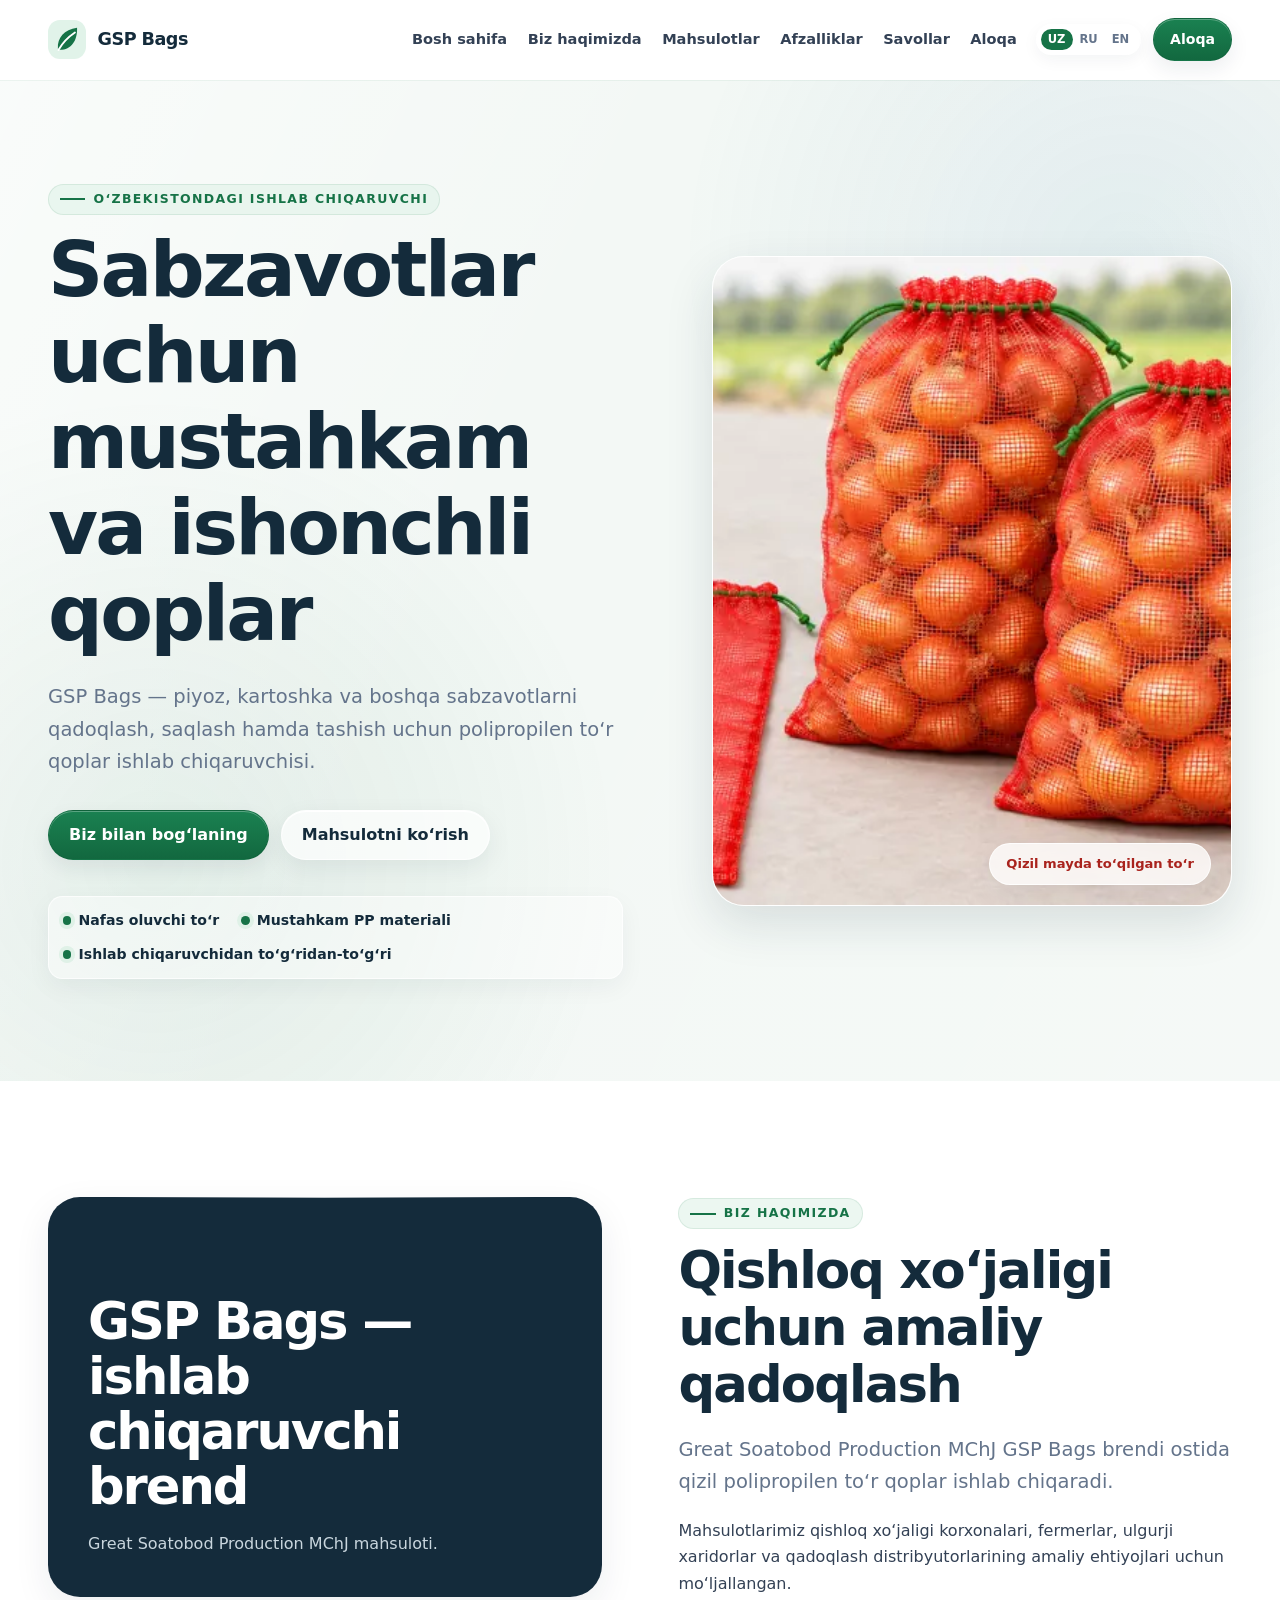
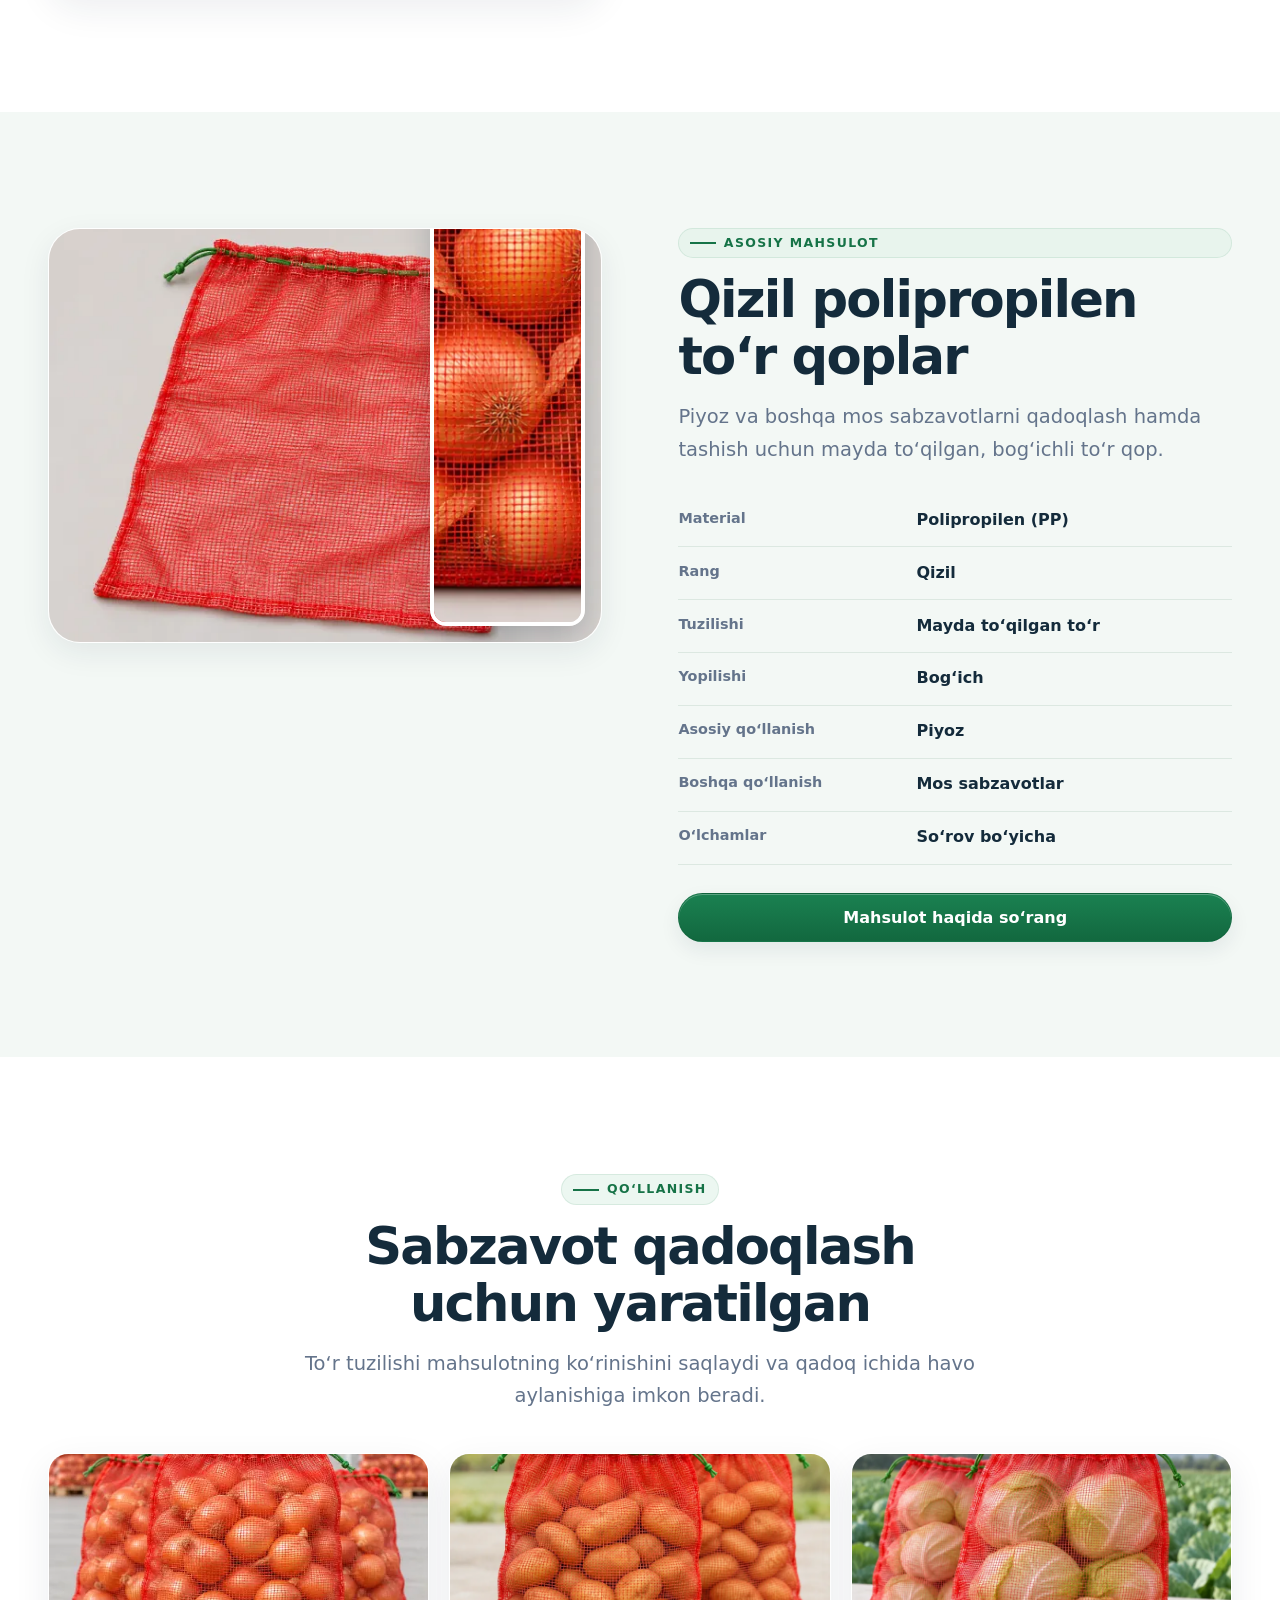
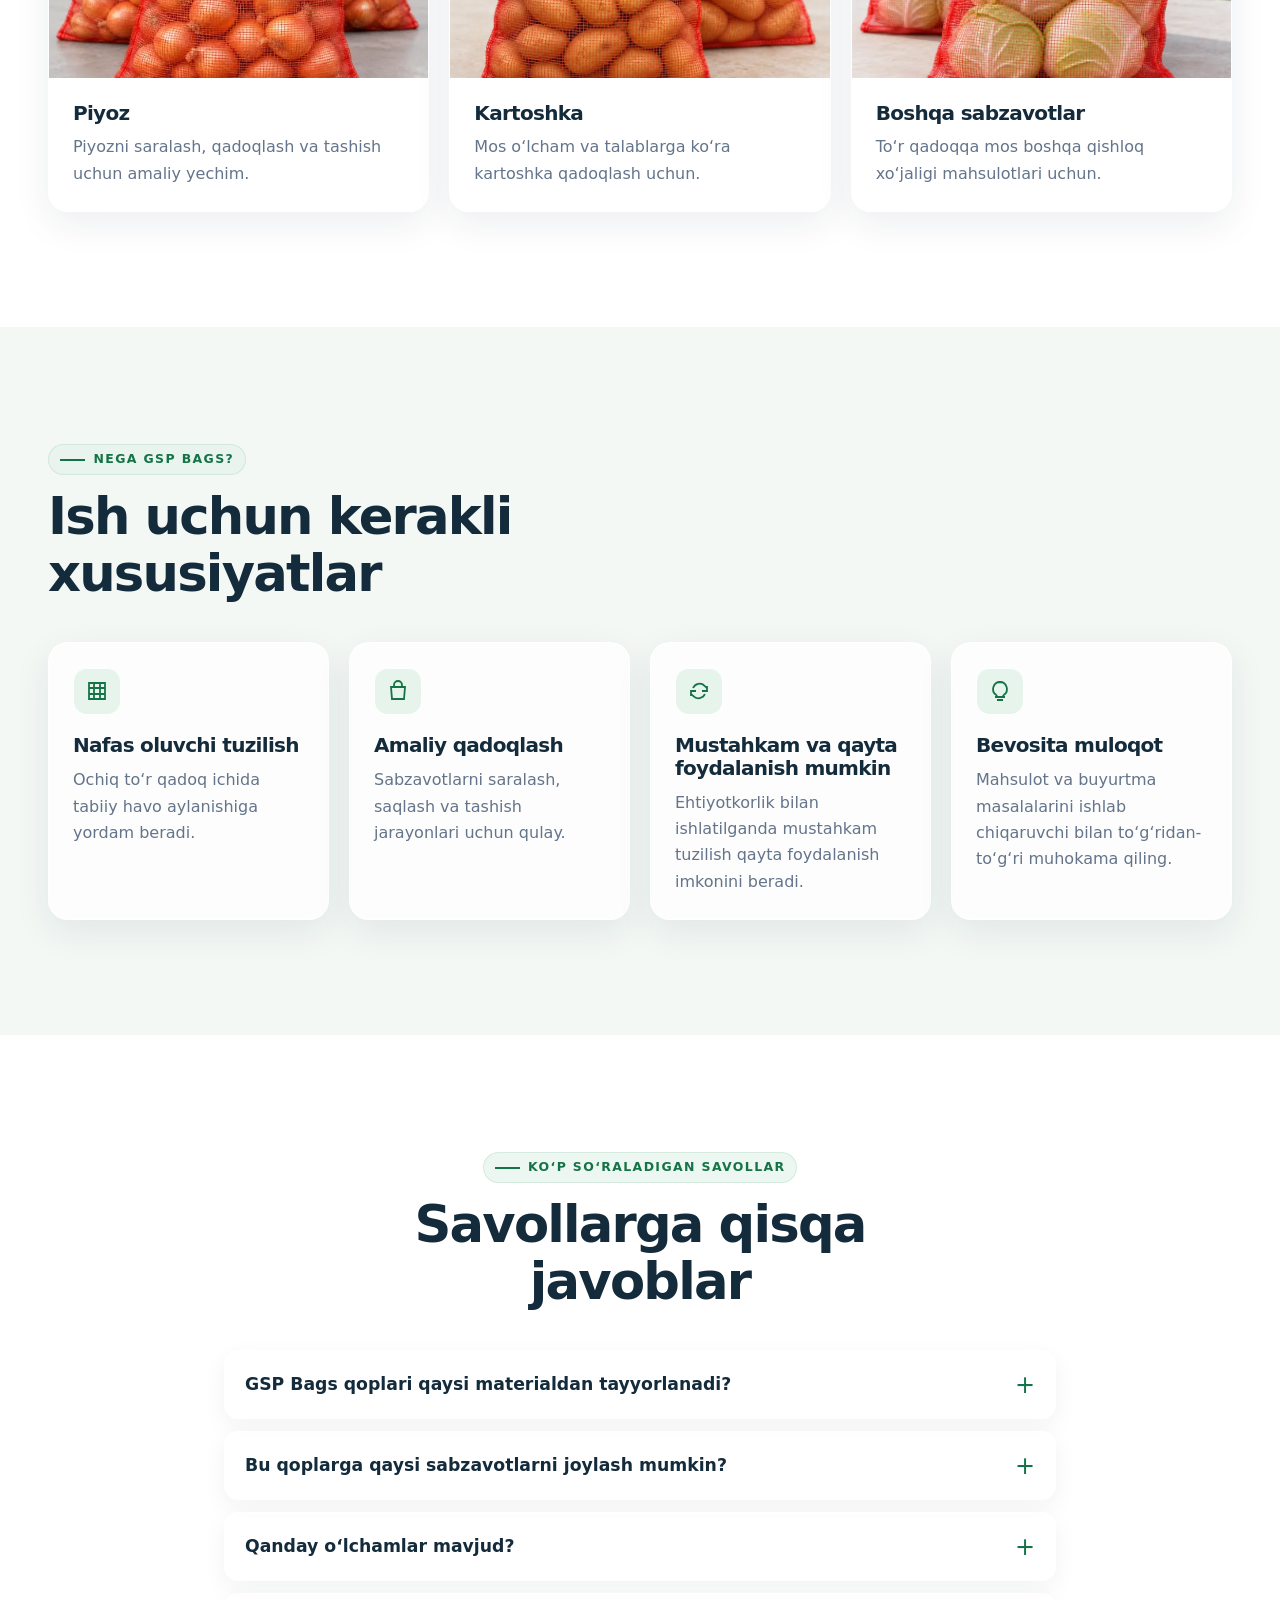
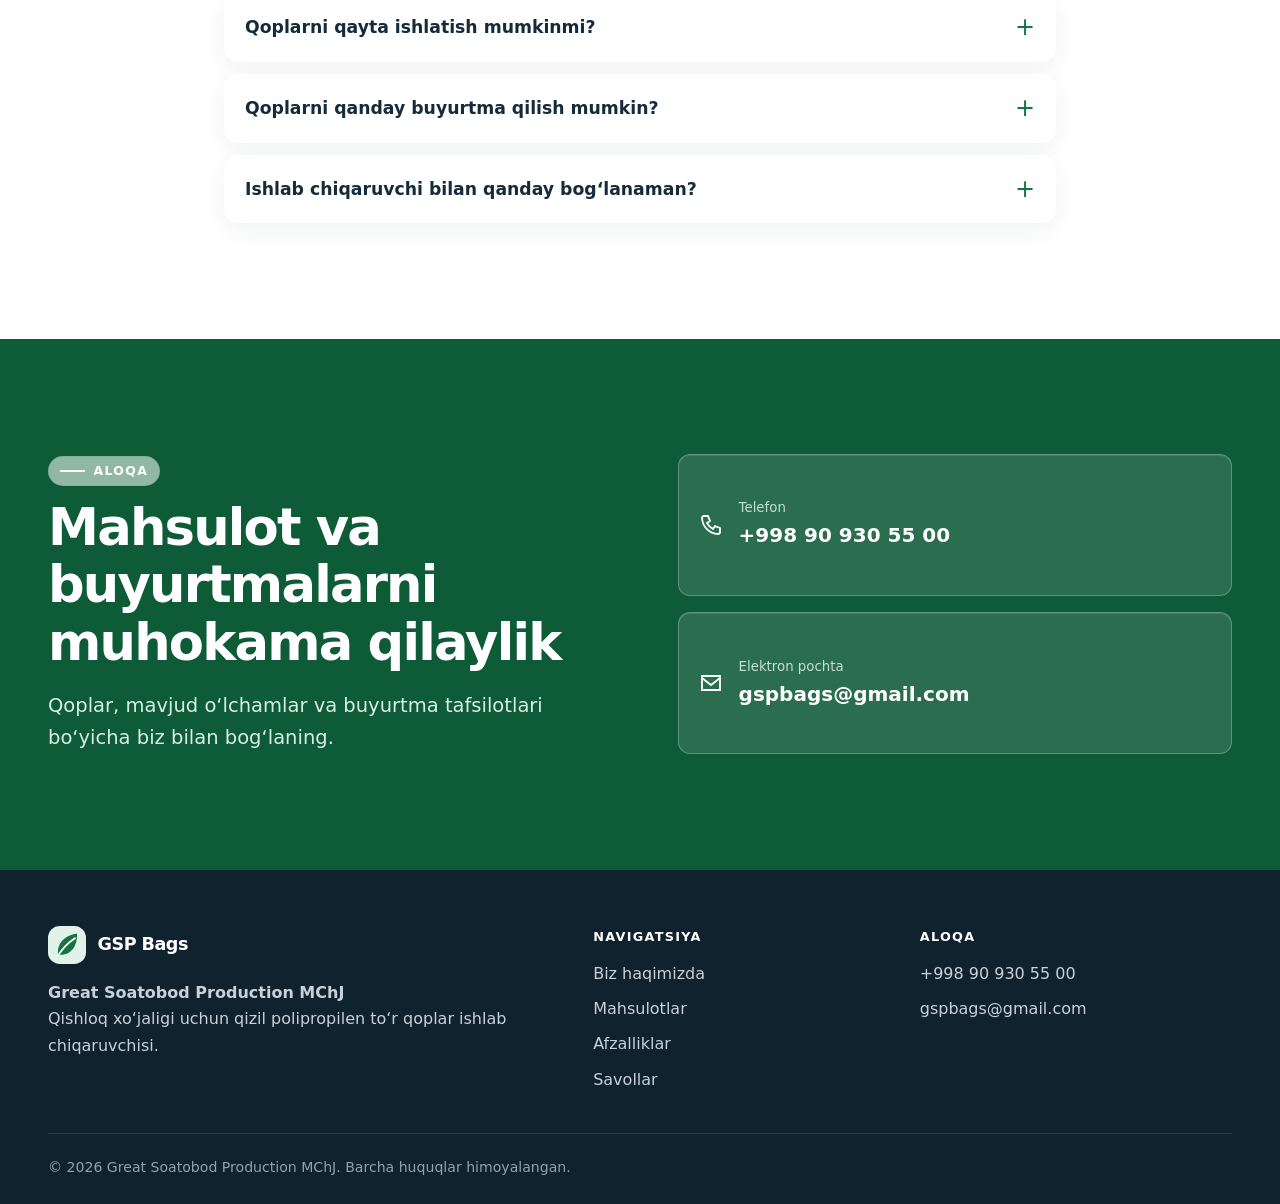
<file: index.html>
<!doctype html>
<html lang="uz">
<head>
    <meta charset="utf-8">
    <meta name="viewport" content="width=device-width, initial-scale=1">
    <title>GSP Bags — Sabzavotlar uchun polipropilen to‘r qoplar</title>
    <meta name="description" content="GSP Bags piyoz, kartoshka va boshqa mos sabzavotlar uchun qizil polipropilen to‘r qoplar ishlab chiqaradi.">
    <meta name="theme-color" content="#167347">
    <link rel="canonical" href="https://gspbags.uz/">
    <link rel="alternate" hreflang="uz" href="https://gspbags.uz/">
    <link rel="alternate" hreflang="ru" href="https://gspbags.uz/ru/">
    <link rel="alternate" hreflang="en" href="https://gspbags.uz/en/">
    <link rel="alternate" hreflang="x-default" href="https://gspbags.uz/">
    <meta property="og:type" content="website">
    <meta property="og:site_name" content="GSP Bags">
    <meta property="og:title" content="GSP Bags — Sabzavotlar uchun polipropilen to‘r qoplar">
    <meta property="og:description" content="GSP Bags piyoz, kartoshka va boshqa mos sabzavotlar uchun qizil polipropilen to‘r qoplar ishlab chiqaradi.">
    <meta property="og:url" content="https://gspbags.uz/">
    <meta property="og:locale" content="uz_UZ">
    <meta property="og:locale:alternate" content="ru_RU">
    <meta property="og:locale:alternate" content="en_US">
    <meta property="og:image" content="https://gspbags.uz/assets/images/og-gspbags.webp">
    <meta property="og:image:type" content="image/webp">
    <meta property="og:image:width" content="1200">
    <meta property="og:image:height" content="630">
    <meta property="og:image:alt" content="GSP Bags — sabzavotlar uchun to‘r qoplar">
    <meta name="twitter:card" content="summary_large_image">
    <meta name="twitter:title" content="GSP Bags — Sabzavotlar uchun polipropilen to‘r qoplar">
    <meta name="twitter:description" content="GSP Bags piyoz, kartoshka va boshqa mos sabzavotlar uchun qizil polipropilen to‘r qoplar ishlab chiqaradi.">
    <meta name="twitter:image" content="https://gspbags.uz/assets/images/og-gspbags.webp">
    <link rel="icon" href="/assets/icons/favicon.svg" type="image/svg+xml">
    <link rel="icon" href="/assets/icons/favicon-32.png" type="image/png" sizes="32x32">
    <link rel="apple-touch-icon" href="/assets/icons/apple-touch-icon.png" sizes="180x180">
    <link rel="manifest" href="/site.webmanifest">
    <link rel="stylesheet" href="/assets/css/style.css">
    <script type="application/ld+json">
    {"@context":"https://schema.org","@graph":[{"@type":"Organization","@id":"https://gspbags.uz/#organization","name":"Great Soatobod Production LLC","alternateName":"GSP Bags","url":"https://gspbags.uz/","email":"gspbags@gmail.com","telephone":"+998909305500","logo":"https://gspbags.uz/assets/icons/brand-mark.svg","contactPoint":{"@type":"ContactPoint","telephone":"+998909305500","email":"gspbags@gmail.com","contactType":"sales","availableLanguage":["uz","ru","en"]}},{"@type":"WebSite","@id":"https://gspbags.uz/#website","url":"https://gspbags.uz/","name":"GSP Bags","publisher":{"@id":"https://gspbags.uz/#organization"},"inLanguage":"uz"},{"@type":"Product","name":"Qizil polipropilen to‘r qop","description":"Piyoz va boshqa mos sabzavotlar uchun mayda to‘qilgan, bog‘ichli polipropilen to‘r qop.","image":"https://gspbags.uz/assets/images/product-empty-bag.webp","material":"Polypropylene (PP)","color":"Red","brand":{"@type":"Brand","name":"GSP Bags"},"manufacturer":{"@id":"https://gspbags.uz/#organization"}}]}
    </script>
</head>
<body>
    <a class="skip-link" href="#main" data-i18n="skip">Asosiy tarkibga o‘tish</a>
    <header class="site-header">
        <div class="container header-inner">
            <a class="brand" href="#home" aria-label="GSP Bags bosh sahifasi" data-i18n-aria-label="brand_home"><img class="brand-mark" src="/assets/icons/brand-mark.svg" width="48" height="48" alt=""><span>GSP Bags</span></a>
            <button class="menu-toggle" type="button" aria-expanded="false" aria-controls="nav-wrap" aria-label="Menyuni ochish" data-i18n-aria-label="menu_label"><span></span><span></span><span></span></button>
            <div class="nav-wrap" id="nav-wrap">
                <nav class="site-nav" aria-label="Asosiy navigatsiya" data-i18n-aria-label="nav_label">
                    <a href="#home" data-i18n="nav_home">Bosh sahifa</a><a href="#about" data-i18n="nav_about">Biz haqimizda</a><a href="#products" data-i18n="nav_products">Mahsulotlar</a><a href="#advantages" data-i18n="nav_advantages">Afzalliklar</a><a href="#faq" data-i18n="nav_faq">Savollar</a><a href="#contact" data-i18n="nav_contact">Aloqa</a>
                </nav>
                <div class="header-actions">
                    <div class="language-switcher" aria-label="Tilni tanlash" data-i18n-aria-label="language_label"><a href="/" data-language="uz" lang="uz" aria-current="page">UZ</a><a href="/ru/" data-language="ru" lang="ru">RU</a><a href="/en/" data-language="en" lang="en">EN</a></div>
                    <a class="button button--primary button--small header-cta" href="#contact" data-i18n="nav_contact">Aloqa</a>
                </div>
            </div>
        </div>
    </header>
    <main id="main">
        <section class="hero" id="home">
            <div class="container hero-grid">
                <div class="hero-copy">
                    <p class="eyebrow" data-i18n="hero_eyebrow">O‘zbekistondagi ishlab chiqaruvchi</p>
                    <h1 data-i18n="hero_title">Sabzavotlar uchun mustahkam va ishonchli qoplar</h1>
                    <p class="lead" data-i18n="hero_text">GSP Bags — piyoz, kartoshka va boshqa sabzavotlarni qadoqlash, saqlash hamda tashish uchun polipropilen to‘r qoplar ishlab chiqaruvchisi.</p>
                    <div class="hero-actions"><a class="button button--primary" href="#contact" data-i18n="hero_primary">Biz bilan bog‘laning</a><a class="button button--secondary" href="#products" data-i18n="hero_secondary">Mahsulotni ko‘rish</a></div>
                    <ul class="attributes"><li data-i18n="hero_attr_1">Nafas oluvchi to‘r</li><li data-i18n="hero_attr_2">Mustahkam PP materiali</li><li data-i18n="hero_attr_3">Ishlab chiqaruvchidan to‘g‘ridan-to‘g‘ri</li></ul>
                </div>
                <div class="product-visual"><picture><source media="(max-width: 800px)" srcset="/assets/images/hero-onion-bags-800.webp"><img src="/assets/images/hero-onion-bags.webp" width="1600" height="900" alt="Piyoz bilan to‘ldirilgan qizil polipropilen to‘r qoplar va bo‘sh qop" data-i18n-alt="hero_alt" fetchpriority="high"></picture><span class="visual-badge" data-i18n="hero_badge">Qizil mayda to‘qilgan to‘r</span></div>
            </div>
        </section>
        <section class="section" id="about">
            <div class="container about-grid">
                <div class="about-panel"><strong data-i18n="about_panel_title">GSP Bags — ishlab chiqaruvchi brend</strong><p data-i18n="about_panel_text">Great Soatobod Production MChJ mahsuloti.</p></div>
                <div class="about-copy"><div><p class="eyebrow" data-i18n="about_eyebrow">Biz haqimizda</p><h2 data-i18n="about_title">Qishloq xo‘jaligi uchun amaliy qadoqlash</h2></div><p class="lead" data-i18n="about_p1">Great Soatobod Production MChJ GSP Bags brendi ostida qizil polipropilen to‘r qoplar ishlab chiqaradi.</p><p data-i18n="about_p2">Mahsulotlarimiz qishloq xo‘jaligi korxonalari, fermerlar, ulgurji xaridorlar va qadoqlash distribyutorlarining amaliy ehtiyojlari uchun mo‘ljallangan.</p></div>
            </div>
        </section>
        <section class="section section--tinted" id="products">
            <div class="container product-grid">
                <div class="product-image"><picture><source media="(max-width: 700px)" srcset="/assets/images/product-empty-bag-600.webp"><img src="/assets/images/product-empty-bag.webp" width="1200" height="900" loading="lazy" alt="Yashil bog‘ichli bo‘sh qizil polipropilen to‘r qop" data-i18n-alt="product_alt"></picture><img class="product-filled-preview" src="/assets/images/product-filled-bag.webp" width="1200" height="900" loading="lazy" alt="Piyoz bilan to‘ldirilgan qizil polipropilen to‘r qop" data-i18n-alt="product_filled_alt"></div>
                <div class="product-content">
                    <p class="eyebrow" data-i18n="product_eyebrow">Asosiy mahsulot</p><h2 data-i18n="product_title">Qizil polipropilen to‘r qoplar</h2><p class="lead" data-i18n="product_text">Piyoz va boshqa mos sabzavotlarni qadoqlash hamda tashish uchun mayda to‘qilgan, bog‘ichli to‘r qop.</p>
                    <table class="spec-table"><caption class="visually-hidden" data-i18n="spec_caption">Mahsulot xususiyatlari</caption><tbody>
                        <tr><th scope="row" data-i18n="spec_material">Material</th><td data-i18n="spec_material_value">Polipropilen (PP)</td></tr><tr><th scope="row" data-i18n="spec_color">Rang</th><td data-i18n="spec_color_value">Qizil</td></tr><tr><th scope="row" data-i18n="spec_construction">Tuzilishi</th><td data-i18n="spec_construction_value">Mayda to‘qilgan to‘r</td></tr><tr><th scope="row" data-i18n="spec_closure">Yopilishi</th><td data-i18n="spec_closure_value">Bog‘ich</td></tr><tr><th scope="row" data-i18n="spec_primary">Asosiy qo‘llanish</th><td data-i18n="spec_primary_value">Piyoz</td></tr><tr><th scope="row" data-i18n="spec_other">Boshqa qo‘llanish</th><td data-i18n="spec_other_value">Mos sabzavotlar</td></tr><tr><th scope="row" data-i18n="spec_sizes">O‘lchamlar</th><td data-i18n="spec_sizes_value">So‘rov bo‘yicha</td></tr>
                    </tbody></table>
                    <a class="button button--primary" href="#contact" data-i18n="product_cta">Mahsulot haqida so‘rang</a>
                </div>
            </div>
        </section>
        <section class="section" id="applications">
            <div class="container">
                <div class="section-heading section-heading--center"><p class="eyebrow" data-i18n="apps_eyebrow">Qo‘llanish</p><h2 data-i18n="apps_title">Sabzavot qadoqlash uchun yaratilgan</h2><p class="lead" data-i18n="apps_text">To‘r tuzilishi mahsulotning ko‘rinishini saqlaydi va qadoq ichida havo aylanishiga imkon beradi.</p></div>
                <div class="card-grid">
                    <article class="application-card"><div class="application-visual"><picture><source media="(max-width: 600px)" srcset="/assets/images/application-onions-480.webp"><img src="/assets/images/application-onions.webp" width="800" height="600" loading="lazy" alt="Qizil to‘r qoplarga joylangan piyozlar" data-i18n-alt="app_onion_alt"></picture></div><div class="card-copy"><h3 data-i18n="app_onion">Piyoz</h3><p data-i18n="app_onion_text">Piyozni saralash, qadoqlash va tashish uchun amaliy yechim.</p></div></article>
                    <article class="application-card"><div class="application-visual"><picture><source media="(max-width: 600px)" srcset="/assets/images/application-potatoes-480.webp"><img src="/assets/images/application-potatoes.webp" width="800" height="600" loading="lazy" alt="Qizil to‘r qoplarga joylangan kartoshkalar" data-i18n-alt="app_potato_alt"></picture></div><div class="card-copy"><h3 data-i18n="app_potato">Kartoshka</h3><p data-i18n="app_potato_text">Mos o‘lcham va talablarga ko‘ra kartoshka qadoqlash uchun.</p></div></article>
                    <article class="application-card"><div class="application-visual"><picture><source media="(max-width: 600px)" srcset="/assets/images/application-vegetables-480.webp"><img src="/assets/images/application-vegetables.webp" width="800" height="600" loading="lazy" alt="Qizil to‘r qoplarga joylangan karamlar" data-i18n-alt="app_other_alt"></picture></div><div class="card-copy"><h3 data-i18n="app_other">Boshqa sabzavotlar</h3><p data-i18n="app_other_text">To‘r qadoqqa mos boshqa qishloq xo‘jaligi mahsulotlari uchun.</p></div></article>
                </div>
            </div>
        </section>
        <section class="section section--tinted" id="advantages">
            <div class="container">
                <div class="section-heading"><p class="eyebrow" data-i18n="benefits_eyebrow">Nega GSP Bags?</p><h2 data-i18n="benefits_title">Ish uchun kerakli xususiyatlar</h2></div>
                <div class="benefit-grid">
                    <article class="benefit-card"><span class="icon-box" aria-hidden="true"><svg viewBox="0 0 24 24" fill="none" stroke="currentColor" stroke-width="1.8"><path d="M4 4h16v16H4zM4 9h16M4 15h16M9 4v16M15 4v16"/></svg></span><h3 data-i18n="benefit_1">Nafas oluvchi tuzilish</h3><p data-i18n="benefit_1_text">Ochiq to‘r qadoq ichida tabiiy havo aylanishiga yordam beradi.</p></article>
                    <article class="benefit-card"><span class="icon-box" aria-hidden="true"><svg viewBox="0 0 24 24" fill="none" stroke="currentColor" stroke-width="1.8"><path d="M5 8h14l-1 12H6L5 8Zm3 0V6a4 4 0 0 1 8 0v2"/></svg></span><h3 data-i18n="benefit_2">Amaliy qadoqlash</h3><p data-i18n="benefit_2_text">Sabzavotlarni saralash, saqlash va tashish jarayonlari uchun qulay.</p></article>
                    <article class="benefit-card"><span class="icon-box" aria-hidden="true"><svg viewBox="0 0 24 24" fill="none" stroke="currentColor" stroke-width="1.8"><path d="M20 7v5h-5M4 17v-5h5"/><path d="M6.1 9a7 7 0 0 1 11.5-2.1L20 9M4 15l2.4 2.1A7 7 0 0 0 17.9 15"/></svg></span><h3 data-i18n="benefit_3">Mustahkam va qayta foydalanish mumkin</h3><p data-i18n="benefit_3_text">Ehtiyotkorlik bilan ishlatilganda mustahkam tuzilish qayta foydalanish imkonini beradi.</p></article>
                    <article class="benefit-card"><span class="icon-box" aria-hidden="true"><svg viewBox="0 0 24 24" fill="none" stroke="currentColor" stroke-width="1.8"><path d="M7 18h10M9 21h6M12 3a7 7 0 0 0-4 12.7c.7.5 1 1.3 1 2.3h6c0-1 .3-1.8 1-2.3A7 7 0 0 0 12 3Z"/></svg></span><h3 data-i18n="benefit_4">Bevosita muloqot</h3><p data-i18n="benefit_4_text">Mahsulot va buyurtma masalalarini ishlab chiqaruvchi bilan to‘g‘ridan-to‘g‘ri muhokama qiling.</p></article>
                </div>
            </div>
        </section>
        <section class="section" id="faq">
            <div class="container">
                <div class="section-heading section-heading--center"><p class="eyebrow" data-i18n="faq_eyebrow">Ko‘p so‘raladigan savollar</p><h2 data-i18n="faq_title">Savollarga qisqa javoblar</h2></div>
                <div class="faq-list">
                    <details><summary data-i18n="faq_q1">GSP Bags qoplari qaysi materialdan tayyorlanadi?</summary><p data-i18n="faq_a1">Qoplar polipropilen (PP) materialdan mayda to‘qilgan to‘r shaklida ishlab chiqariladi.</p></details>
                    <details><summary data-i18n="faq_q2">Bu qoplarga qaysi sabzavotlarni joylash mumkin?</summary><p data-i18n="faq_a2">Asosiy qo‘llanish — piyoz. Qoplar kartoshka va to‘r qadoqqa mos boshqa sabzavotlar uchun ham ishlatilishi mumkin.</p></details>
                    <details><summary data-i18n="faq_q3">Qanday o‘lchamlar mavjud?</summary><p data-i18n="faq_a3">Mavjud o‘lchamlar bo‘yicha ma’lumot olish uchun biz bilan bog‘laning.</p></details>
                    <details><summary data-i18n="faq_q4">Qoplarni qayta ishlatish mumkinmi?</summary><p data-i18n="faq_a4">Qopning holati va foydalanish sharoitiga qarab, ehtiyotkorlik bilan ishlatilgan qoplar qayta ishlatilishi mumkin.</p></details>
                    <details><summary data-i18n="faq_q5">Qoplarni qanday buyurtma qilish mumkin?</summary><p data-i18n="faq_a5">Talablaringizni muhokama qilish uchun telefon yoki elektron pochta orqali biz bilan bog‘laning.</p></details>
                    <details><summary data-i18n="faq_q6">Ishlab chiqaruvchi bilan qanday bog‘lanaman?</summary><p data-i18n="faq_a6">Bizga +998 90 930 55 00 raqamiga qo‘ng‘iroq qiling yoki gspbags@gmail.com manziliga yozing.</p></details>
                </div>
            </div>
        </section>
        <section class="section contact-section" id="contact">
            <div class="container contact-grid">
                <div class="contact-copy"><p class="eyebrow" data-i18n="contact_eyebrow">Aloqa</p><h2 data-i18n="contact_title">Mahsulot va buyurtmalarni muhokama qilaylik</h2><p class="lead" data-i18n="contact_text">Qoplar, mavjud o‘lchamlar va buyurtma tafsilotlari bo‘yicha biz bilan bog‘laning.</p></div>
                <div class="contact-links"><a class="contact-link" href="tel:+998909305500"><svg aria-hidden="true" viewBox="0 0 24 24" fill="none" stroke="currentColor" stroke-width="1.8"><path d="M5 3h4l2 5-3 2a15 15 0 0 0 6 6l2-3 5 2v4a2 2 0 0 1-2 2C10.2 20.5 3.5 13.8 3 5a2 2 0 0 1 2-2Z"/></svg><span><small data-i18n="contact_phone">Telefon</small><strong>+998 90 930 55 00</strong></span></a><a class="contact-link" href="mailto:gspbags@gmail.com"><svg aria-hidden="true" viewBox="0 0 24 24" fill="none" stroke="currentColor" stroke-width="1.8"><path d="M3 5h18v14H3zM3 7l9 7 9-7"/></svg><span><small data-i18n="contact_email">Elektron pochta</small><strong>gspbags@gmail.com</strong></span></a></div>
            </div>
        </section>
    </main>
    <footer class="site-footer">
        <div class="container">
            <div class="footer-grid">
                <div class="footer-brand"><a class="brand" href="#home" aria-label="GSP Bags bosh sahifasi" data-i18n-aria-label="brand_home"><img class="brand-mark" src="/assets/icons/brand-mark.svg" width="48" height="48" alt=""><span>GSP Bags</span></a><p><strong data-i18n="legal_name">Great Soatobod Production MChJ</strong><br><span data-i18n="footer_description">Qishloq xo‘jaligi uchun qizil polipropilen to‘r qoplar ishlab chiqaruvchisi.</span></p></div>
                <div><p class="footer-title" data-i18n="footer_navigation">Navigatsiya</p><nav class="footer-links" aria-label="Quyi navigatsiya" data-i18n-aria-label="footer_nav_label"><a href="#about" data-i18n="nav_about">Biz haqimizda</a><a href="#products" data-i18n="nav_products">Mahsulotlar</a><a href="#advantages" data-i18n="nav_advantages">Afzalliklar</a><a href="#faq" data-i18n="nav_faq">Savollar</a></nav></div>
                <div><p class="footer-title" data-i18n="footer_contact">Aloqa</p><div class="footer-links"><a href="tel:+998909305500">+998 90 930 55 00</a><a href="mailto:gspbags@gmail.com">gspbags@gmail.com</a></div></div>
            </div>
            <p class="footer-bottom" data-i18n="footer_copyright">© 2026 Great Soatobod Production MChJ. Barcha huquqlar himoyalangan.</p>
        </div>
    </footer>
    <script src="/assets/js/translations.js" defer></script><script src="/assets/js/main.js" defer></script>
</body>
</html>
</file>
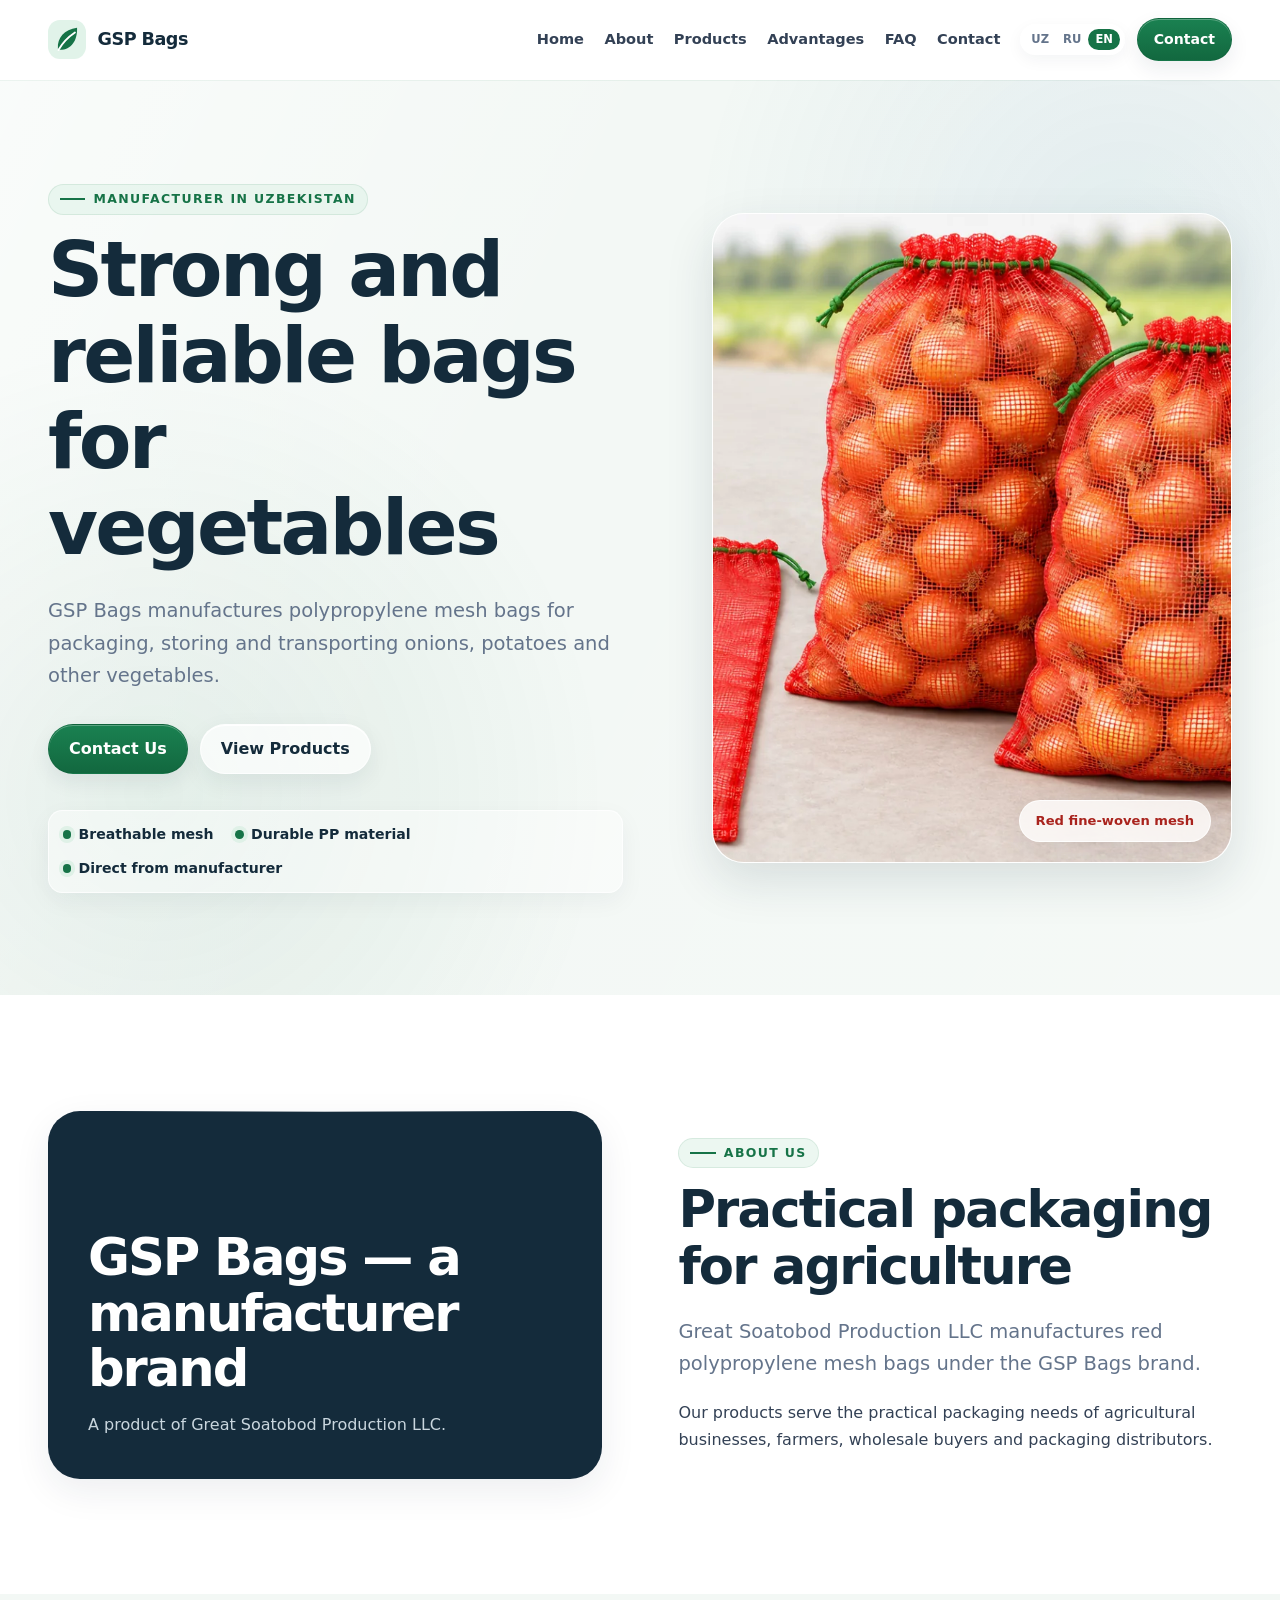
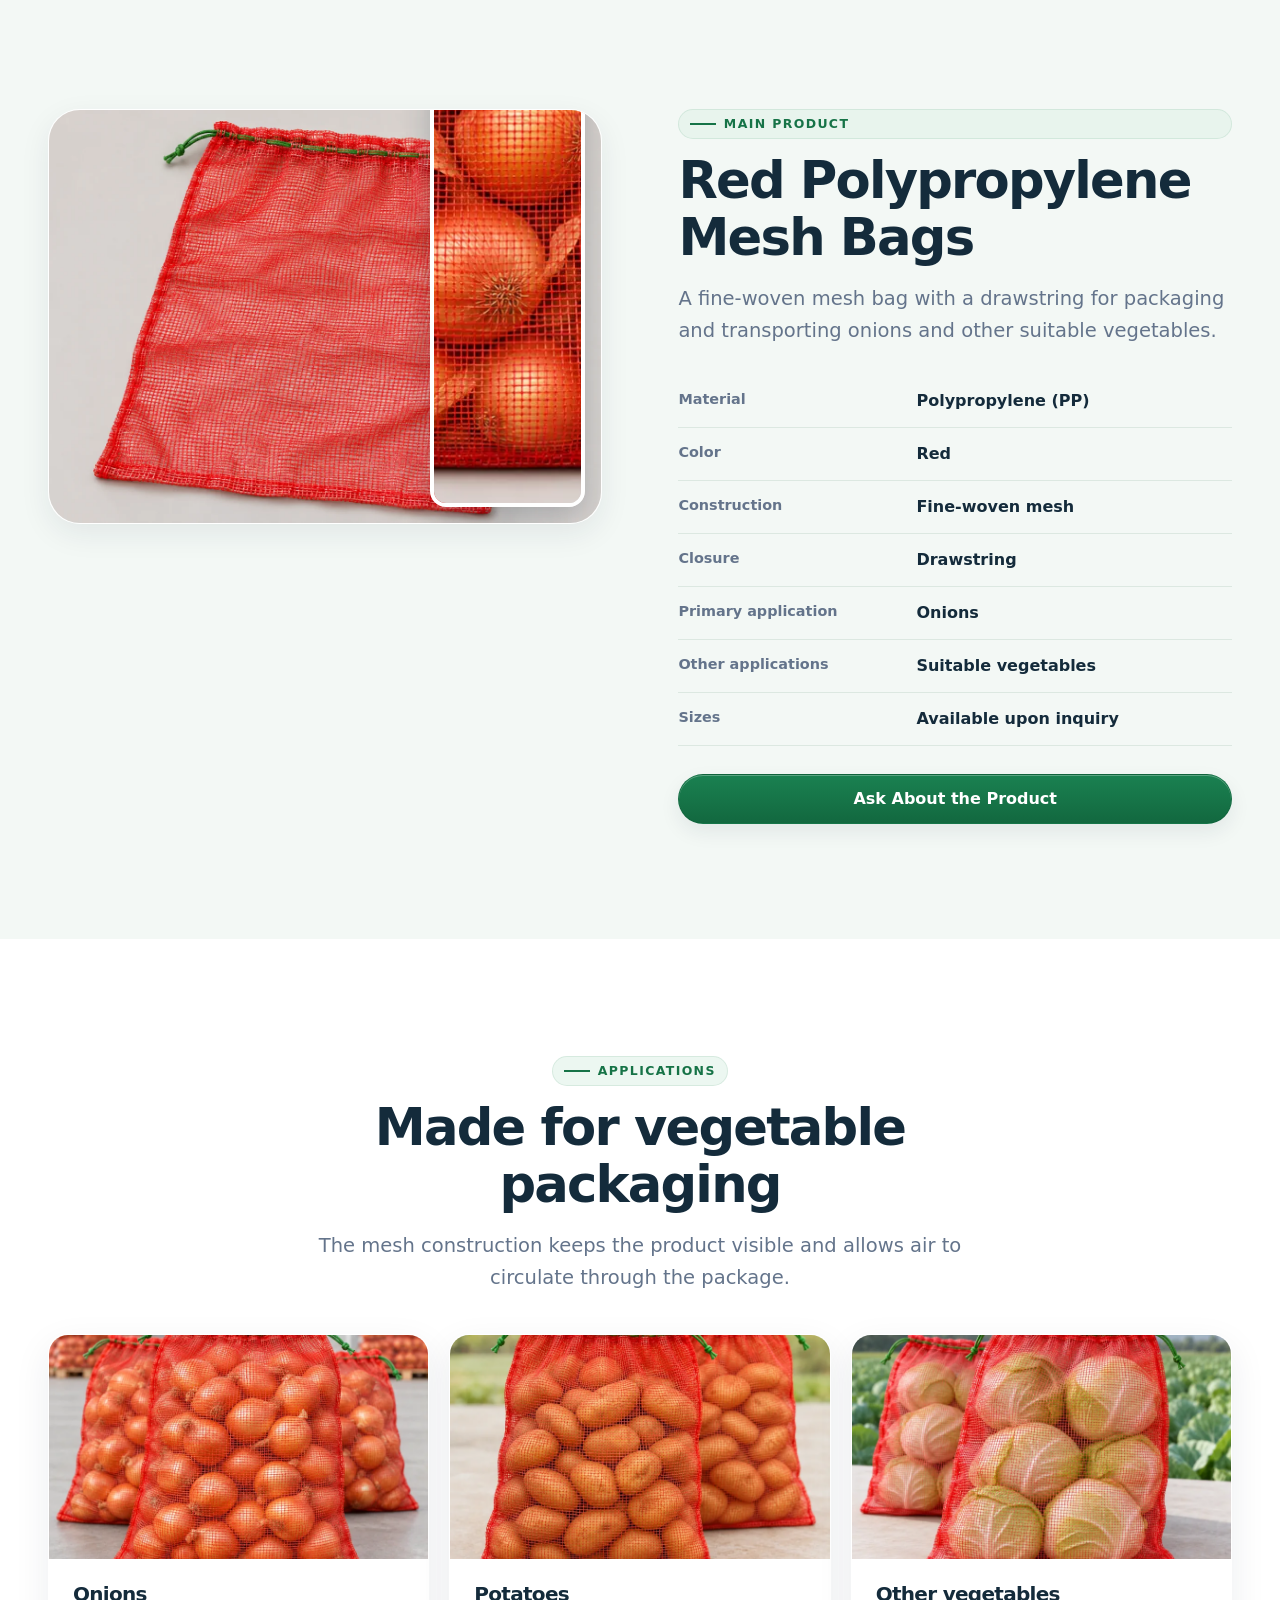
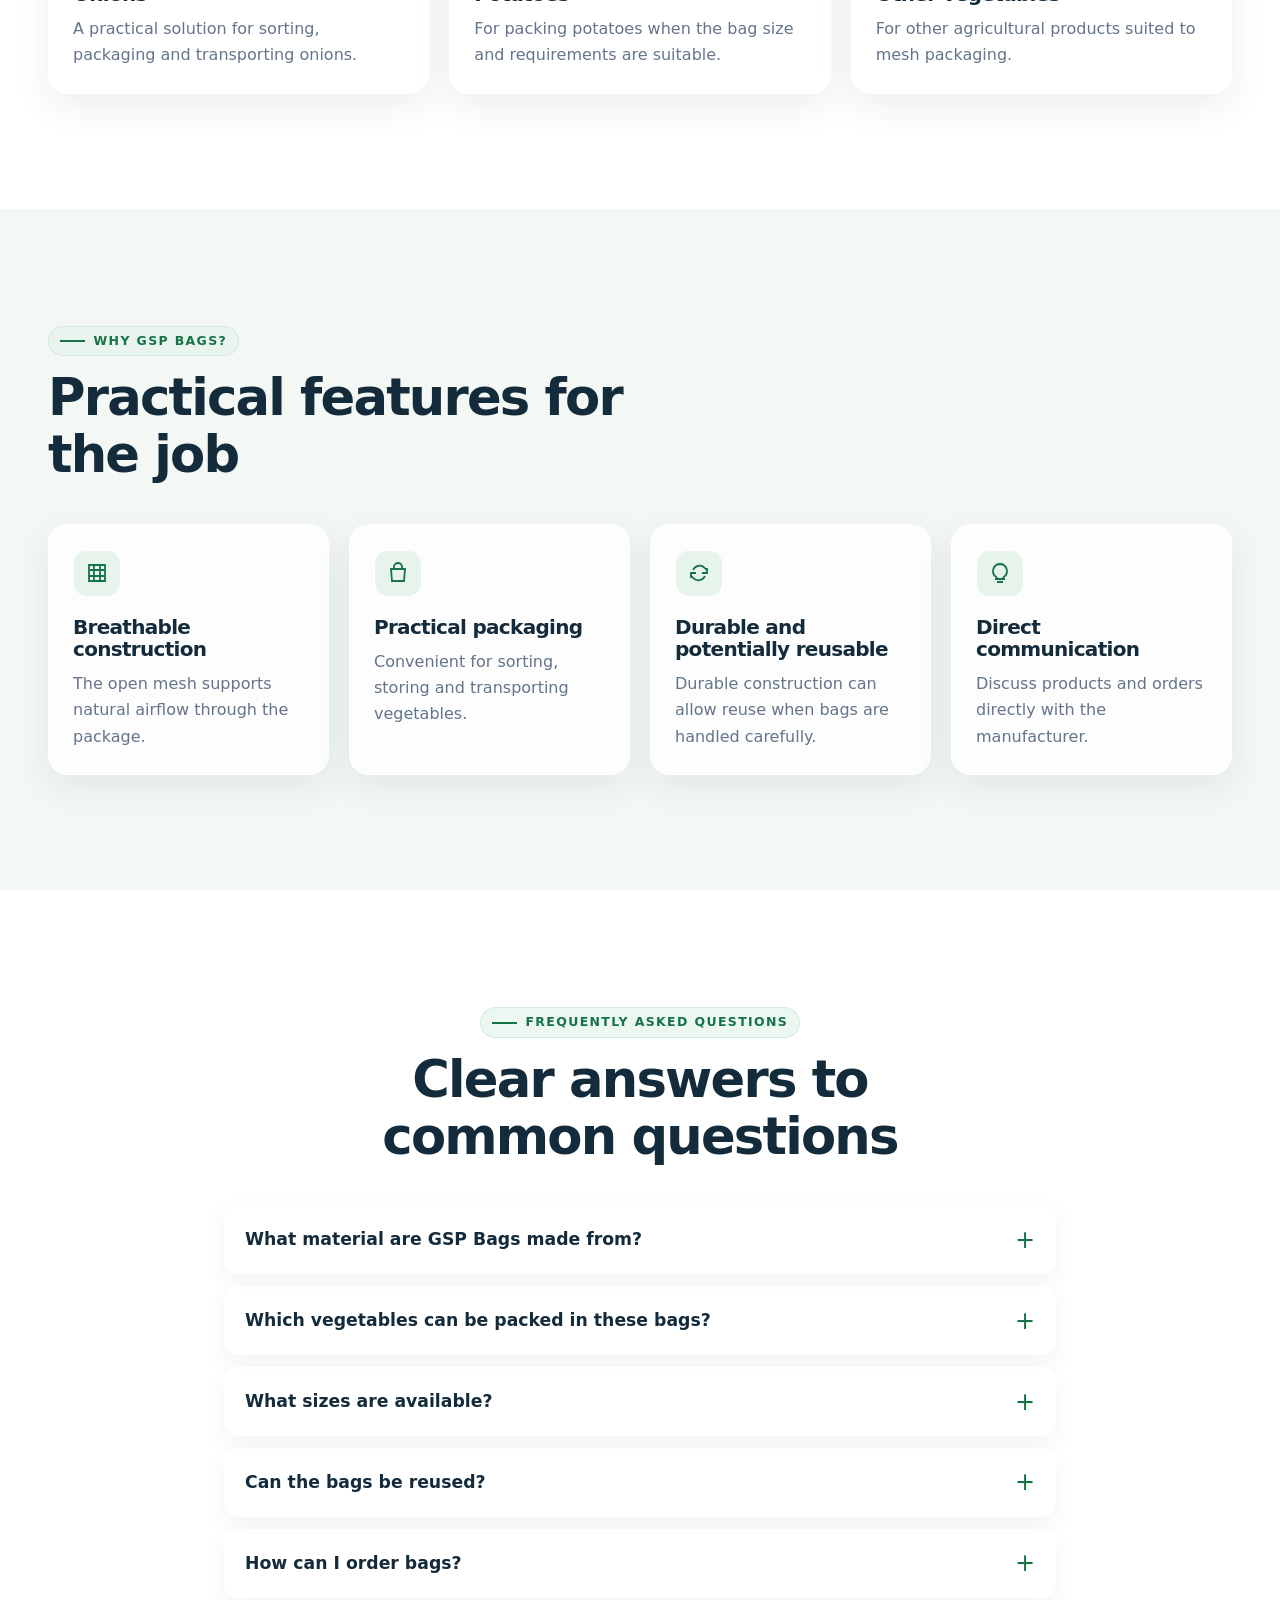
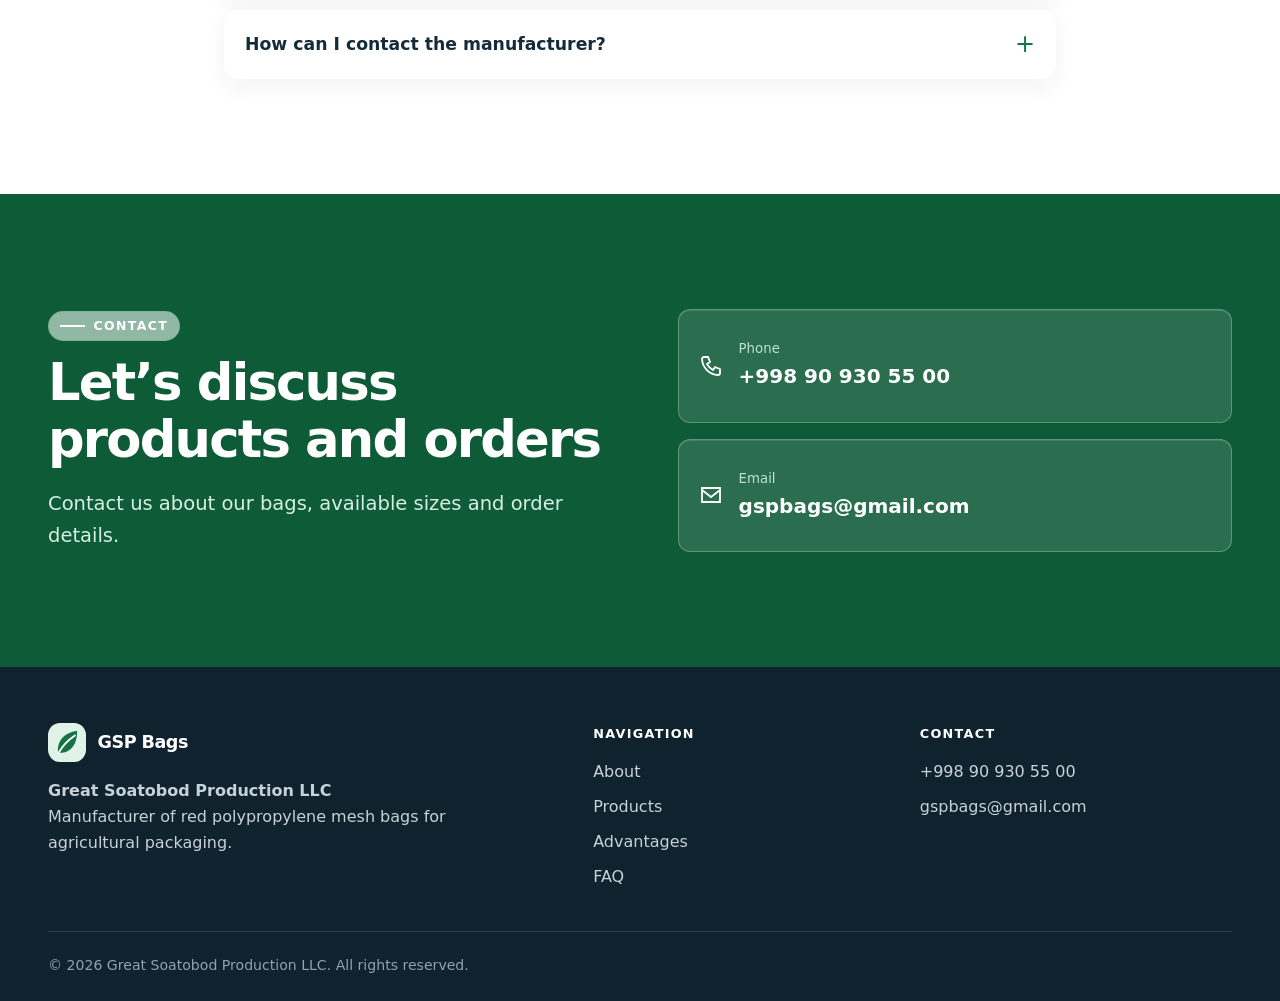
<file: en/index.html>
<!doctype html>
<html lang="en">
<head>
    <meta charset="utf-8">
    <meta name="viewport" content="width=device-width, initial-scale=1">
    <title>GSP Bags — Polypropylene Mesh Bags for Vegetables</title>
    <meta name="description" content="GSP Bags manufactures red polypropylene mesh bags for onions, potatoes and other suitable vegetables.">
    <meta name="theme-color" content="#167347">
    <link rel="canonical" href="https://gspbags.uz/en/">
    <link rel="alternate" hreflang="uz" href="https://gspbags.uz/">
    <link rel="alternate" hreflang="ru" href="https://gspbags.uz/ru/">
    <link rel="alternate" hreflang="en" href="https://gspbags.uz/en/">
    <link rel="alternate" hreflang="x-default" href="https://gspbags.uz/">
    <meta property="og:type" content="website">
    <meta property="og:site_name" content="GSP Bags">
    <meta property="og:title" content="GSP Bags — Polypropylene Mesh Bags for Vegetables">
    <meta property="og:description" content="GSP Bags manufactures red polypropylene mesh bags for onions, potatoes and other suitable vegetables.">
    <meta property="og:url" content="https://gspbags.uz/en/">
    <meta property="og:locale" content="en_US">
    <meta property="og:locale:alternate" content="ru_RU">
    <meta property="og:locale:alternate" content="uz_UZ">
    <meta property="og:image" content="https://gspbags.uz/assets/images/og-gspbags.webp">
    <meta property="og:image:type" content="image/webp">
    <meta property="og:image:width" content="1200">
    <meta property="og:image:height" content="630">
    <meta property="og:image:alt" content="GSP Bags — mesh bags for vegetables">
    <meta name="twitter:card" content="summary_large_image">
    <meta name="twitter:title" content="GSP Bags — Polypropylene Mesh Bags for Vegetables">
    <meta name="twitter:description" content="GSP Bags manufactures red polypropylene mesh bags for onions, potatoes and other suitable vegetables.">
    <meta name="twitter:image" content="https://gspbags.uz/assets/images/og-gspbags.webp">
    <link rel="icon" href="/assets/icons/favicon.svg" type="image/svg+xml">
    <link rel="icon" href="/assets/icons/favicon-32.png" type="image/png" sizes="32x32">
    <link rel="apple-touch-icon" href="/assets/icons/apple-touch-icon.png" sizes="180x180">
    <link rel="manifest" href="/site.webmanifest">
    <link rel="stylesheet" href="/assets/css/style.css">
    <script type="application/ld+json">
    {"@context":"https://schema.org","@graph":[{"@type":"Organization","@id":"https://gspbags.uz/#organization","name":"Great Soatobod Production LLC","alternateName":"GSP Bags","url":"https://gspbags.uz/","email":"gspbags@gmail.com","telephone":"+998909305500","logo":"https://gspbags.uz/assets/icons/brand-mark.svg","contactPoint":{"@type":"ContactPoint","telephone":"+998909305500","email":"gspbags@gmail.com","contactType":"sales","availableLanguage":["uz","ru","en"]}},{"@type":"WebSite","@id":"https://gspbags.uz/#website","url":"https://gspbags.uz/","name":"GSP Bags","publisher":{"@id":"https://gspbags.uz/#organization"},"inLanguage":"en"},{"@type":"Product","name":"Red Polypropylene Mesh Bags","description":"A fine-woven mesh bag with a drawstring for packaging and transporting onions and other suitable vegetables.","image":"https://gspbags.uz/assets/images/product-empty-bag.webp","material":"Polypropylene (PP)","color":"Red","brand":{"@type":"Brand","name":"GSP Bags"},"manufacturer":{"@id":"https://gspbags.uz/#organization"}}]}
    </script>
</head>
<body>
    <a class="skip-link" href="#main" data-i18n="skip">Skip to main content</a>
    <header class="site-header">
        <div class="container header-inner">
            <a class="brand" href="#home" aria-label="GSP Bags home page" data-i18n-aria-label="brand_home"><img class="brand-mark" src="/assets/icons/brand-mark.svg" width="48" height="48" alt=""><span>GSP Bags</span></a>
            <button class="menu-toggle" type="button" aria-expanded="false" aria-controls="nav-wrap" aria-label="Open menu" data-i18n-aria-label="menu_label"><span></span><span></span><span></span></button>
            <div class="nav-wrap" id="nav-wrap">
                <nav class="site-nav" aria-label="Primary navigation" data-i18n-aria-label="nav_label">
                    <a href="#home" data-i18n="nav_home">Home</a><a href="#about" data-i18n="nav_about">About</a><a href="#products" data-i18n="nav_products">Products</a><a href="#advantages" data-i18n="nav_advantages">Advantages</a><a href="#faq" data-i18n="nav_faq">FAQ</a><a href="#contact" data-i18n="nav_contact">Contact</a>
                </nav>
                <div class="header-actions">
                    <div class="language-switcher" aria-label="Choose language" data-i18n-aria-label="language_label"><a href="/" data-language="uz" lang="uz">UZ</a><a href="/ru/" data-language="ru" lang="ru">RU</a><a href="/en/" data-language="en" lang="en" aria-current="page">EN</a></div>
                    <a class="button button--primary button--small header-cta" href="#contact" data-i18n="nav_contact">Contact</a>
                </div>
            </div>
        </div>
    </header>
    <main id="main">
        <section class="hero" id="home">
            <div class="container hero-grid">
                <div class="hero-copy">
                    <p class="eyebrow" data-i18n="hero_eyebrow">Manufacturer in Uzbekistan</p>
                    <h1 data-i18n="hero_title">Strong and reliable bags for vegetables</h1>
                    <p class="lead" data-i18n="hero_text">GSP Bags manufactures polypropylene mesh bags for packaging, storing and transporting onions, potatoes and other vegetables.</p>
                    <div class="hero-actions"><a class="button button--primary" href="#contact" data-i18n="hero_primary">Contact Us</a><a class="button button--secondary" href="#products" data-i18n="hero_secondary">View Products</a></div>
                    <ul class="attributes"><li data-i18n="hero_attr_1">Breathable mesh</li><li data-i18n="hero_attr_2">Durable PP material</li><li data-i18n="hero_attr_3">Direct from manufacturer</li></ul>
                </div>
                <div class="product-visual"><picture><source media="(max-width: 800px)" srcset="/assets/images/hero-onion-bags-800.webp"><img src="/assets/images/hero-onion-bags.webp" width="1600" height="900" alt="Red polypropylene mesh bags filled with onions beside an empty bag" data-i18n-alt="hero_alt" fetchpriority="high"></picture><span class="visual-badge" data-i18n="hero_badge">Red fine-woven mesh</span></div>
            </div>
        </section>
        <section class="section" id="about">
            <div class="container about-grid">
                <div class="about-panel"><strong data-i18n="about_panel_title">GSP Bags — a manufacturer brand</strong><p data-i18n="about_panel_text">A product of Great Soatobod Production LLC.</p></div>
                <div class="about-copy"><div><p class="eyebrow" data-i18n="about_eyebrow">About Us</p><h2 data-i18n="about_title">Practical packaging for agriculture</h2></div><p class="lead" data-i18n="about_p1">Great Soatobod Production LLC manufactures red polypropylene mesh bags under the GSP Bags brand.</p><p data-i18n="about_p2">Our products serve the practical packaging needs of agricultural businesses, farmers, wholesale buyers and packaging distributors.</p></div>
            </div>
        </section>
        <section class="section section--tinted" id="products">
            <div class="container product-grid">
                <div class="product-image"><picture><source media="(max-width: 700px)" srcset="/assets/images/product-empty-bag-600.webp"><img src="/assets/images/product-empty-bag.webp" width="1200" height="900" loading="lazy" alt="Empty red polypropylene mesh bag with green drawstring" data-i18n-alt="product_alt"></picture><img class="product-filled-preview" src="/assets/images/product-filled-bag.webp" width="1200" height="900" loading="lazy" alt="Red polypropylene mesh bag filled with onions" data-i18n-alt="product_filled_alt"></div>
                <div class="product-content">
                    <p class="eyebrow" data-i18n="product_eyebrow">Main Product</p><h2 data-i18n="product_title">Red Polypropylene Mesh Bags</h2><p class="lead" data-i18n="product_text">A fine-woven mesh bag with a drawstring for packaging and transporting onions and other suitable vegetables.</p>
                    <table class="spec-table"><caption class="visually-hidden" data-i18n="spec_caption">Product specifications</caption><tbody>
                        <tr><th scope="row" data-i18n="spec_material">Material</th><td data-i18n="spec_material_value">Polypropylene (PP)</td></tr><tr><th scope="row" data-i18n="spec_color">Color</th><td data-i18n="spec_color_value">Red</td></tr><tr><th scope="row" data-i18n="spec_construction">Construction</th><td data-i18n="spec_construction_value">Fine-woven mesh</td></tr><tr><th scope="row" data-i18n="spec_closure">Closure</th><td data-i18n="spec_closure_value">Drawstring</td></tr><tr><th scope="row" data-i18n="spec_primary">Primary application</th><td data-i18n="spec_primary_value">Onions</td></tr><tr><th scope="row" data-i18n="spec_other">Other applications</th><td data-i18n="spec_other_value">Suitable vegetables</td></tr><tr><th scope="row" data-i18n="spec_sizes">Sizes</th><td data-i18n="spec_sizes_value">Available upon inquiry</td></tr>
                    </tbody></table>
                    <a class="button button--primary" href="#contact" data-i18n="product_cta">Ask About the Product</a>
                </div>
            </div>
        </section>
        <section class="section" id="applications">
            <div class="container">
                <div class="section-heading section-heading--center"><p class="eyebrow" data-i18n="apps_eyebrow">Applications</p><h2 data-i18n="apps_title">Made for vegetable packaging</h2><p class="lead" data-i18n="apps_text">The mesh construction keeps the product visible and allows air to circulate through the package.</p></div>
                <div class="card-grid">
                    <article class="application-card"><div class="application-visual"><picture><source media="(max-width: 600px)" srcset="/assets/images/application-onions-480.webp"><img src="/assets/images/application-onions.webp" width="800" height="600" loading="lazy" alt="Onions packed in red mesh bags" data-i18n-alt="app_onion_alt"></picture></div><div class="card-copy"><h3 data-i18n="app_onion">Onions</h3><p data-i18n="app_onion_text">A practical solution for sorting, packaging and transporting onions.</p></div></article>
                    <article class="application-card"><div class="application-visual"><picture><source media="(max-width: 600px)" srcset="/assets/images/application-potatoes-480.webp"><img src="/assets/images/application-potatoes.webp" width="800" height="600" loading="lazy" alt="Potatoes packed in red mesh bags" data-i18n-alt="app_potato_alt"></picture></div><div class="card-copy"><h3 data-i18n="app_potato">Potatoes</h3><p data-i18n="app_potato_text">For packing potatoes when the bag size and requirements are suitable.</p></div></article>
                    <article class="application-card"><div class="application-visual"><picture><source media="(max-width: 600px)" srcset="/assets/images/application-vegetables-480.webp"><img src="/assets/images/application-vegetables.webp" width="800" height="600" loading="lazy" alt="Cabbages packed in red mesh bags" data-i18n-alt="app_other_alt"></picture></div><div class="card-copy"><h3 data-i18n="app_other">Other vegetables</h3><p data-i18n="app_other_text">For other agricultural products suited to mesh packaging.</p></div></article>
                </div>
            </div>
        </section>
        <section class="section section--tinted" id="advantages">
            <div class="container">
                <div class="section-heading"><p class="eyebrow" data-i18n="benefits_eyebrow">Why GSP Bags?</p><h2 data-i18n="benefits_title">Practical features for the job</h2></div>
                <div class="benefit-grid">
                    <article class="benefit-card"><span class="icon-box" aria-hidden="true"><svg viewBox="0 0 24 24" fill="none" stroke="currentColor" stroke-width="1.8"><path d="M4 4h16v16H4zM4 9h16M4 15h16M9 4v16M15 4v16"/></svg></span><h3 data-i18n="benefit_1">Breathable construction</h3><p data-i18n="benefit_1_text">The open mesh supports natural airflow through the package.</p></article>
                    <article class="benefit-card"><span class="icon-box" aria-hidden="true"><svg viewBox="0 0 24 24" fill="none" stroke="currentColor" stroke-width="1.8"><path d="M5 8h14l-1 12H6L5 8Zm3 0V6a4 4 0 0 1 8 0v2"/></svg></span><h3 data-i18n="benefit_2">Practical packaging</h3><p data-i18n="benefit_2_text">Convenient for sorting, storing and transporting vegetables.</p></article>
                    <article class="benefit-card"><span class="icon-box" aria-hidden="true"><svg viewBox="0 0 24 24" fill="none" stroke="currentColor" stroke-width="1.8"><path d="M20 7v5h-5M4 17v-5h5"/><path d="M6.1 9a7 7 0 0 1 11.5-2.1L20 9M4 15l2.4 2.1A7 7 0 0 0 17.9 15"/></svg></span><h3 data-i18n="benefit_3">Durable and potentially reusable</h3><p data-i18n="benefit_3_text">Durable construction can allow reuse when bags are handled carefully.</p></article>
                    <article class="benefit-card"><span class="icon-box" aria-hidden="true"><svg viewBox="0 0 24 24" fill="none" stroke="currentColor" stroke-width="1.8"><path d="M7 18h10M9 21h6M12 3a7 7 0 0 0-4 12.7c.7.5 1 1.3 1 2.3h6c0-1 .3-1.8 1-2.3A7 7 0 0 0 12 3Z"/></svg></span><h3 data-i18n="benefit_4">Direct communication</h3><p data-i18n="benefit_4_text">Discuss products and orders directly with the manufacturer.</p></article>
                </div>
            </div>
        </section>
        <section class="section" id="faq">
            <div class="container">
                <div class="section-heading section-heading--center"><p class="eyebrow" data-i18n="faq_eyebrow">Frequently Asked Questions</p><h2 data-i18n="faq_title">Clear answers to common questions</h2></div>
                <div class="faq-list">
                    <details><summary data-i18n="faq_q1">What material are GSP Bags made from?</summary><p data-i18n="faq_a1">The bags are made from polypropylene (PP) in a fine-woven mesh construction.</p></details>
                    <details><summary data-i18n="faq_q2">Which vegetables can be packed in these bags?</summary><p data-i18n="faq_a2">The primary application is onions. The bags may also be used for potatoes and other vegetables suited to mesh packaging.</p></details>
                    <details><summary data-i18n="faq_q3">What sizes are available?</summary><p data-i18n="faq_a3">Please contact us for information about currently available sizes.</p></details>
                    <details><summary data-i18n="faq_q4">Can the bags be reused?</summary><p data-i18n="faq_a4">Depending on their condition and use, carefully handled bags may be suitable for reuse.</p></details>
                    <details><summary data-i18n="faq_q5">How can I order bags?</summary><p data-i18n="faq_a5">Contact us by phone or email to discuss your requirements.</p></details>
                    <details><summary data-i18n="faq_q6">How can I contact the manufacturer?</summary><p data-i18n="faq_a6">Call +998 90 930 55 00 or email gspbags@gmail.com.</p></details>
                </div>
            </div>
        </section>
        <section class="section contact-section" id="contact">
            <div class="container contact-grid">
                <div class="contact-copy"><p class="eyebrow" data-i18n="contact_eyebrow">Contact</p><h2 data-i18n="contact_title">Let’s discuss products and orders</h2><p class="lead" data-i18n="contact_text">Contact us about our bags, available sizes and order details.</p></div>
                <div class="contact-links"><a class="contact-link" href="tel:+998909305500"><svg aria-hidden="true" viewBox="0 0 24 24" fill="none" stroke="currentColor" stroke-width="1.8"><path d="M5 3h4l2 5-3 2a15 15 0 0 0 6 6l2-3 5 2v4a2 2 0 0 1-2 2C10.2 20.5 3.5 13.8 3 5a2 2 0 0 1 2-2Z"/></svg><span><small data-i18n="contact_phone">Phone</small><strong>+998 90 930 55 00</strong></span></a><a class="contact-link" href="mailto:gspbags@gmail.com"><svg aria-hidden="true" viewBox="0 0 24 24" fill="none" stroke="currentColor" stroke-width="1.8"><path d="M3 5h18v14H3zM3 7l9 7 9-7"/></svg><span><small data-i18n="contact_email">Email</small><strong>gspbags@gmail.com</strong></span></a></div>
            </div>
        </section>
    </main>
    <footer class="site-footer">
        <div class="container">
            <div class="footer-grid">
                <div class="footer-brand"><a class="brand" href="#home" aria-label="GSP Bags home page" data-i18n-aria-label="brand_home"><img class="brand-mark" src="/assets/icons/brand-mark.svg" width="48" height="48" alt=""><span>GSP Bags</span></a><p><strong data-i18n="legal_name">Great Soatobod Production LLC</strong><br><span data-i18n="footer_description">Manufacturer of red polypropylene mesh bags for agricultural packaging.</span></p></div>
                <div><p class="footer-title" data-i18n="footer_navigation">Navigation</p><nav class="footer-links" aria-label="Footer navigation" data-i18n-aria-label="footer_nav_label"><a href="#about" data-i18n="nav_about">About</a><a href="#products" data-i18n="nav_products">Products</a><a href="#advantages" data-i18n="nav_advantages">Advantages</a><a href="#faq" data-i18n="nav_faq">FAQ</a></nav></div>
                <div><p class="footer-title" data-i18n="footer_contact">Contact</p><div class="footer-links"><a href="tel:+998909305500">+998 90 930 55 00</a><a href="mailto:gspbags@gmail.com">gspbags@gmail.com</a></div></div>
            </div>
            <p class="footer-bottom" data-i18n="footer_copyright">© 2026 Great Soatobod Production LLC. All rights reserved.</p>
        </div>
    </footer>
    <script src="/assets/js/translations.js" defer></script><script src="/assets/js/main.js" defer></script>
</body>
</html>
</file>
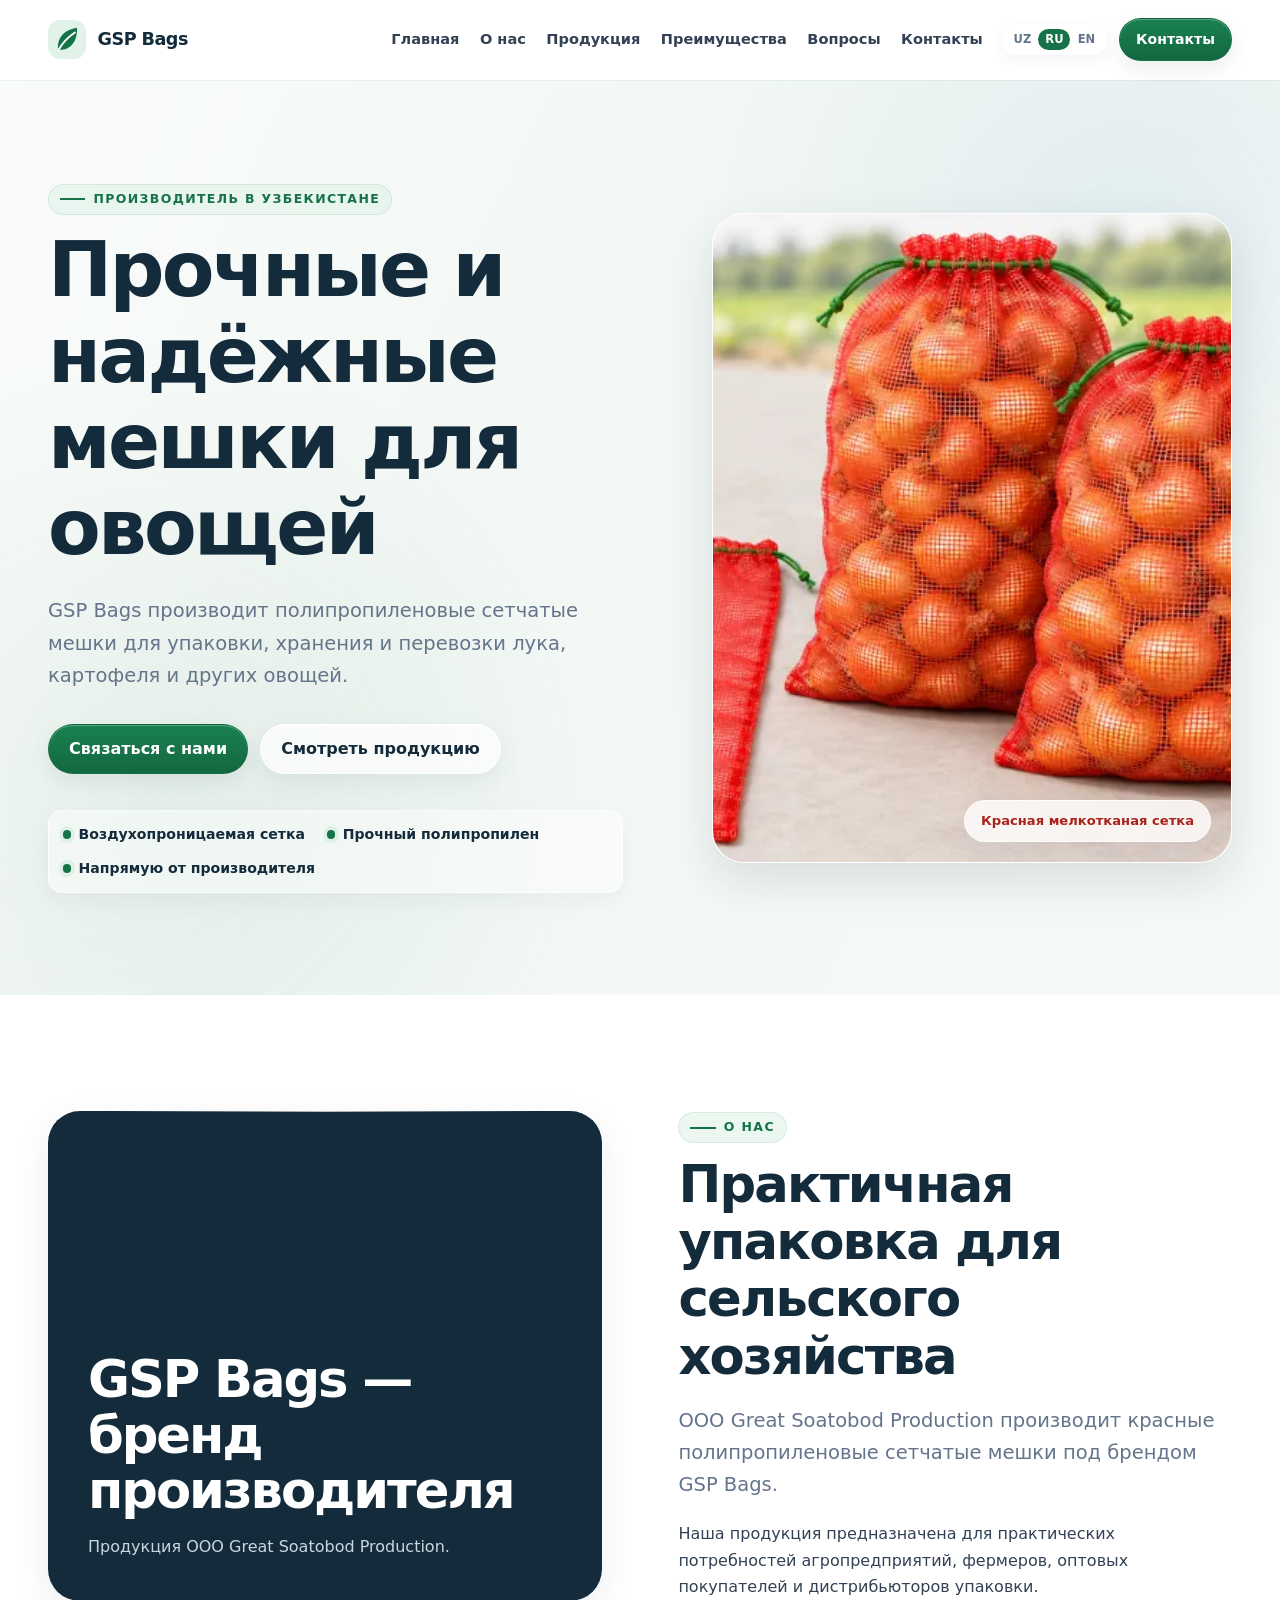
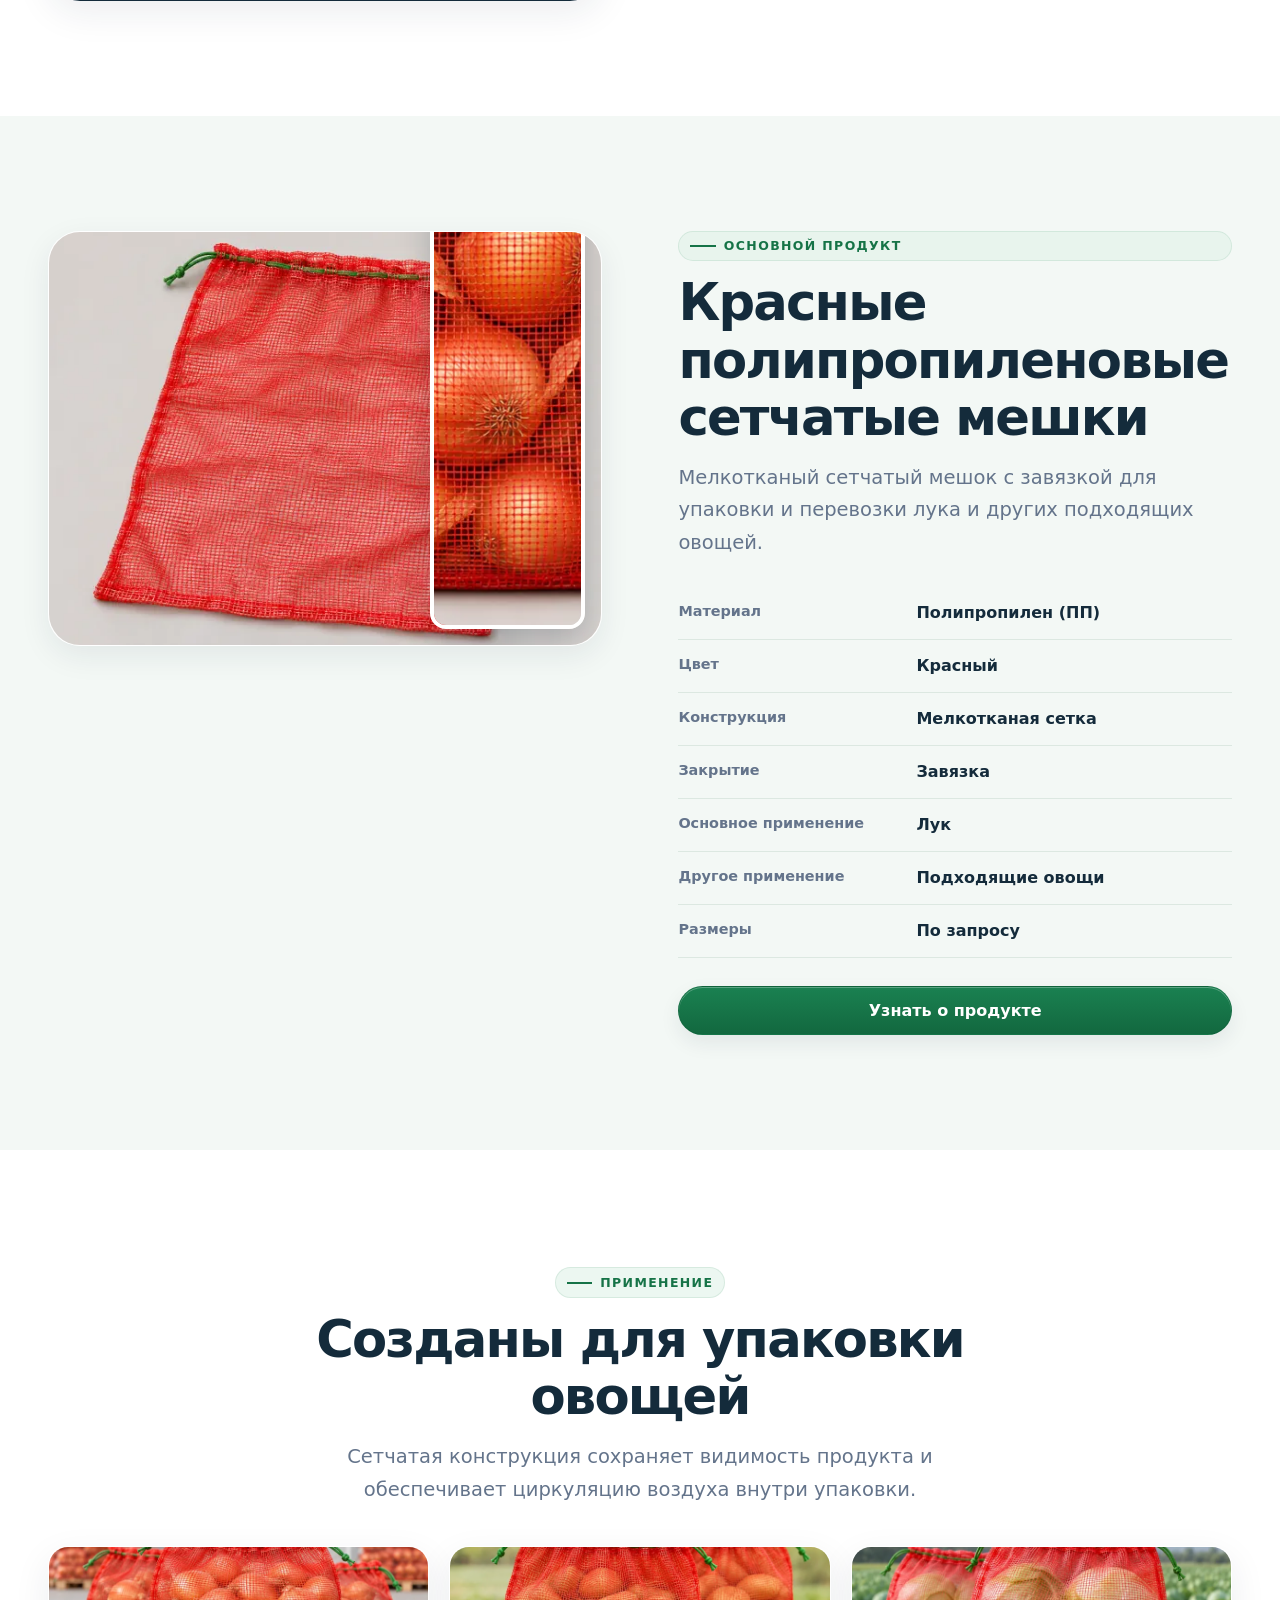
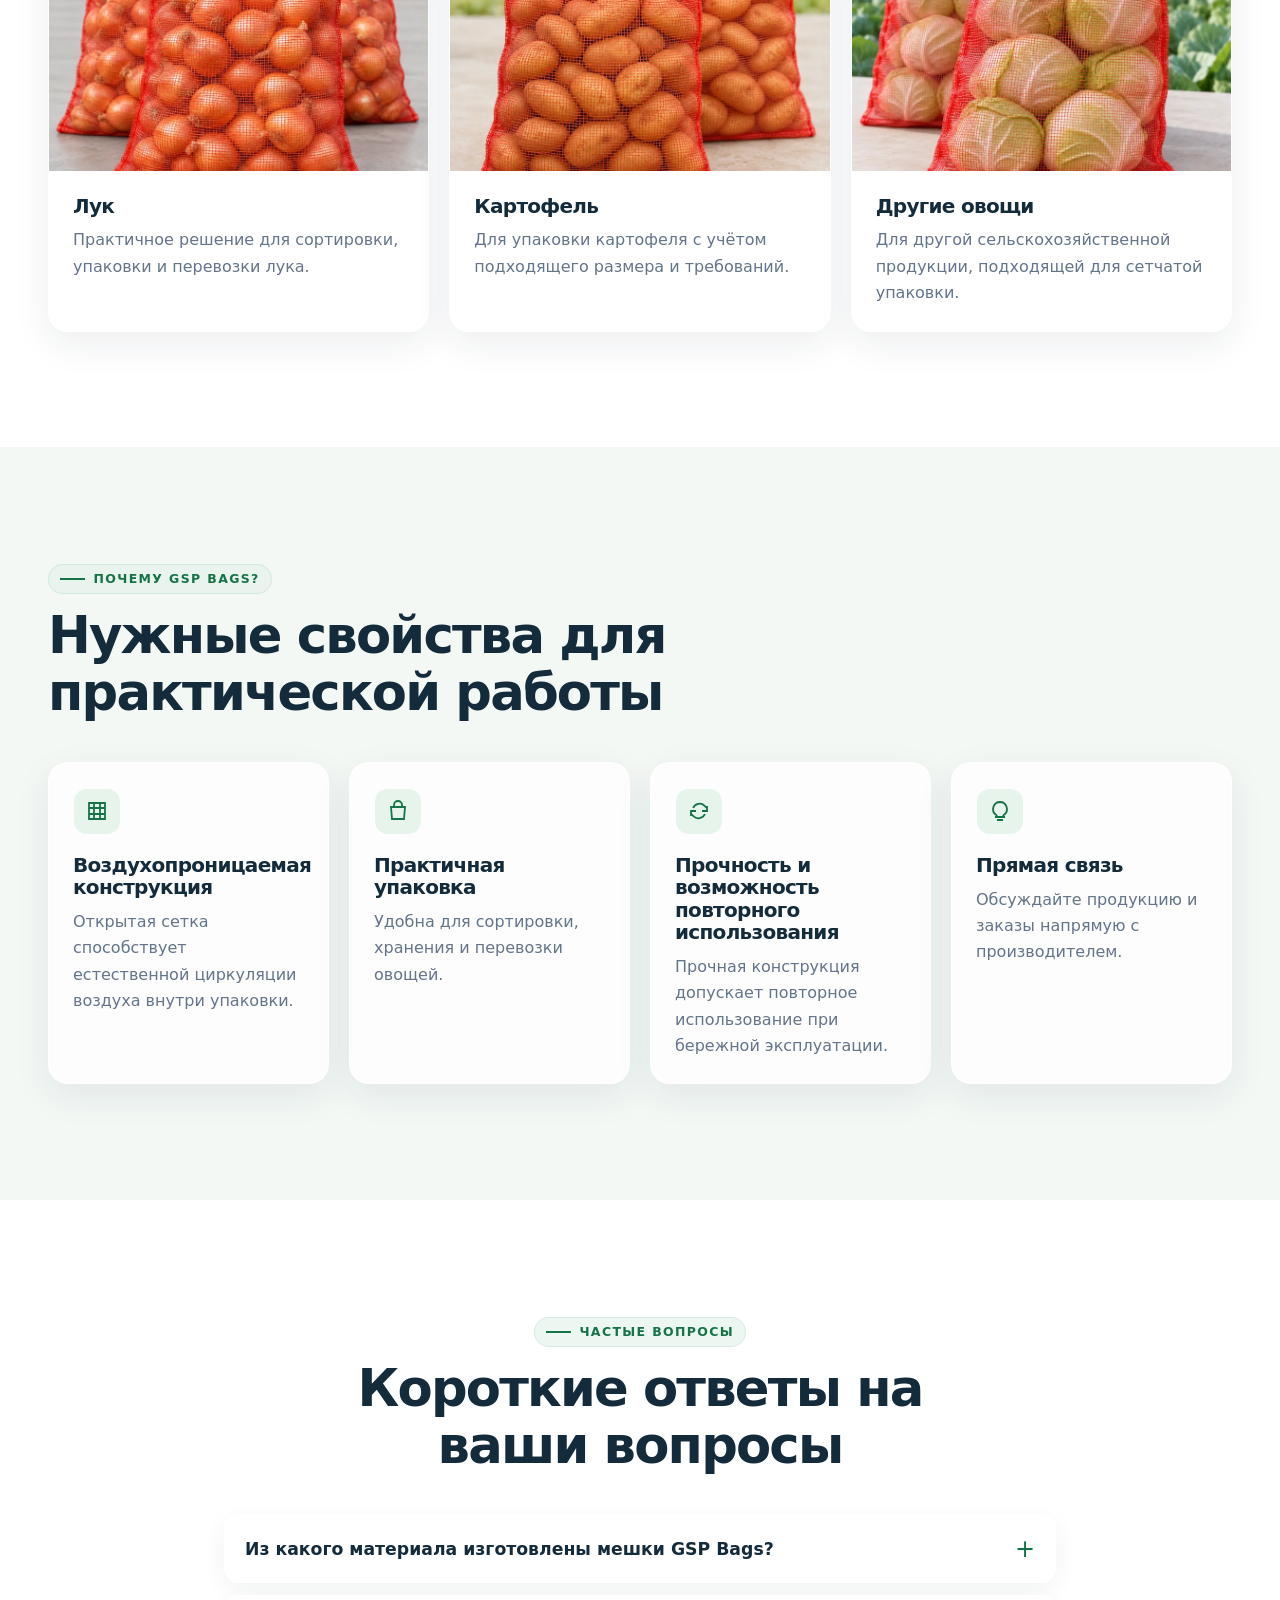
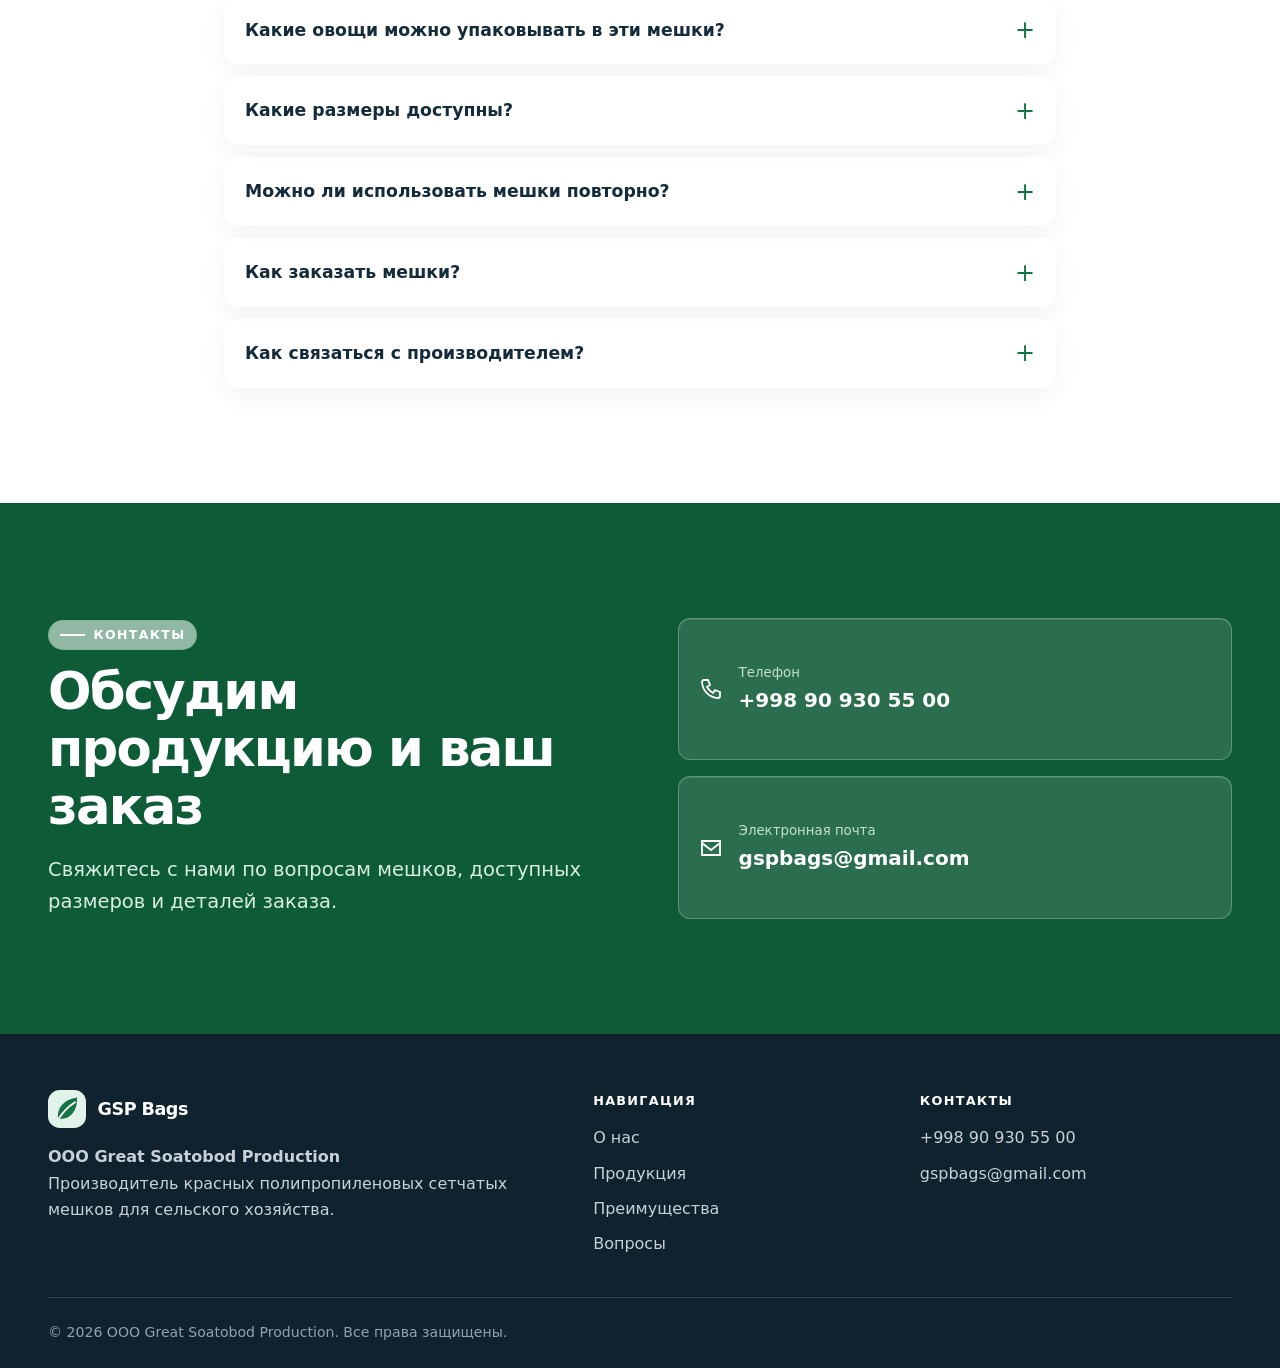
<file: ru/index.html>
<!doctype html>
<html lang="ru">
<head>
    <meta charset="utf-8">
    <meta name="viewport" content="width=device-width, initial-scale=1">
    <title>GSP Bags — полипропиленовые сетчатые мешки для овощей</title>
    <meta name="description" content="GSP Bags производит красные полипропиленовые сетчатые мешки для лука, картофеля и других подходящих овощей.">
    <meta name="theme-color" content="#167347">
    <link rel="canonical" href="https://gspbags.uz/ru/">
    <link rel="alternate" hreflang="uz" href="https://gspbags.uz/">
    <link rel="alternate" hreflang="ru" href="https://gspbags.uz/ru/">
    <link rel="alternate" hreflang="en" href="https://gspbags.uz/en/">
    <link rel="alternate" hreflang="x-default" href="https://gspbags.uz/">
    <meta property="og:type" content="website">
    <meta property="og:site_name" content="GSP Bags">
    <meta property="og:title" content="GSP Bags — полипропиленовые сетчатые мешки для овощей">
    <meta property="og:description" content="GSP Bags производит красные полипропиленовые сетчатые мешки для лука, картофеля и других подходящих овощей.">
    <meta property="og:url" content="https://gspbags.uz/ru/">
    <meta property="og:locale" content="ru_RU">
    <meta property="og:locale:alternate" content="uz_UZ">
    <meta property="og:locale:alternate" content="en_US">
    <meta property="og:image" content="https://gspbags.uz/assets/images/og-gspbags.webp">
    <meta property="og:image:type" content="image/webp">
    <meta property="og:image:width" content="1200">
    <meta property="og:image:height" content="630">
    <meta property="og:image:alt" content="GSP Bags — сетчатые мешки для овощей">
    <meta name="twitter:card" content="summary_large_image">
    <meta name="twitter:title" content="GSP Bags — полипропиленовые сетчатые мешки для овощей">
    <meta name="twitter:description" content="GSP Bags производит красные полипропиленовые сетчатые мешки для лука, картофеля и других подходящих овощей.">
    <meta name="twitter:image" content="https://gspbags.uz/assets/images/og-gspbags.webp">
    <link rel="icon" href="/assets/icons/favicon.svg" type="image/svg+xml">
    <link rel="icon" href="/assets/icons/favicon-32.png" type="image/png" sizes="32x32">
    <link rel="apple-touch-icon" href="/assets/icons/apple-touch-icon.png" sizes="180x180">
    <link rel="manifest" href="/site.webmanifest">
    <link rel="stylesheet" href="/assets/css/style.css">
    <script type="application/ld+json">
    {"@context":"https://schema.org","@graph":[{"@type":"Organization","@id":"https://gspbags.uz/#organization","name":"Great Soatobod Production LLC","alternateName":"GSP Bags","url":"https://gspbags.uz/","email":"gspbags@gmail.com","telephone":"+998909305500","logo":"https://gspbags.uz/assets/icons/brand-mark.svg","contactPoint":{"@type":"ContactPoint","telephone":"+998909305500","email":"gspbags@gmail.com","contactType":"sales","availableLanguage":["uz","ru","en"]}},{"@type":"WebSite","@id":"https://gspbags.uz/#website","url":"https://gspbags.uz/","name":"GSP Bags","publisher":{"@id":"https://gspbags.uz/#organization"},"inLanguage":"ru"},{"@type":"Product","name":"Красные полипропиленовые сетчатые мешки","description":"Мелкотканый сетчатый мешок с завязкой для упаковки и перевозки лука и других подходящих овощей.","image":"https://gspbags.uz/assets/images/product-empty-bag.webp","material":"Polypropylene (PP)","color":"Red","brand":{"@type":"Brand","name":"GSP Bags"},"manufacturer":{"@id":"https://gspbags.uz/#organization"}}]}
    </script>
</head>
<body>
    <a class="skip-link" href="#main" data-i18n="skip">Перейти к основному содержанию</a>
    <header class="site-header">
        <div class="container header-inner">
            <a class="brand" href="#home" aria-label="Главная страница GSP Bags" data-i18n-aria-label="brand_home"><img class="brand-mark" src="/assets/icons/brand-mark.svg" width="48" height="48" alt=""><span>GSP Bags</span></a>
            <button class="menu-toggle" type="button" aria-expanded="false" aria-controls="nav-wrap" aria-label="Открыть меню" data-i18n-aria-label="menu_label"><span></span><span></span><span></span></button>
            <div class="nav-wrap" id="nav-wrap">
                <nav class="site-nav" aria-label="Основная навигация" data-i18n-aria-label="nav_label">
                    <a href="#home" data-i18n="nav_home">Главная</a><a href="#about" data-i18n="nav_about">О нас</a><a href="#products" data-i18n="nav_products">Продукция</a><a href="#advantages" data-i18n="nav_advantages">Преимущества</a><a href="#faq" data-i18n="nav_faq">Вопросы</a><a href="#contact" data-i18n="nav_contact">Контакты</a>
                </nav>
                <div class="header-actions">
                    <div class="language-switcher" aria-label="Выбрать язык" data-i18n-aria-label="language_label"><a href="/" data-language="uz" lang="uz">UZ</a><a href="/ru/" data-language="ru" lang="ru" aria-current="page">RU</a><a href="/en/" data-language="en" lang="en">EN</a></div>
                    <a class="button button--primary button--small header-cta" href="#contact" data-i18n="nav_contact">Контакты</a>
                </div>
            </div>
        </div>
    </header>
    <main id="main">
        <section class="hero" id="home">
            <div class="container hero-grid">
                <div class="hero-copy">
                    <p class="eyebrow" data-i18n="hero_eyebrow">Производитель в Узбекистане</p>
                    <h1 data-i18n="hero_title">Прочные и надёжные мешки для овощей</h1>
                    <p class="lead" data-i18n="hero_text">GSP Bags производит полипропиленовые сетчатые мешки для упаковки, хранения и перевозки лука, картофеля и других овощей.</p>
                    <div class="hero-actions"><a class="button button--primary" href="#contact" data-i18n="hero_primary">Связаться с нами</a><a class="button button--secondary" href="#products" data-i18n="hero_secondary">Смотреть продукцию</a></div>
                    <ul class="attributes"><li data-i18n="hero_attr_1">Воздухопроницаемая сетка</li><li data-i18n="hero_attr_2">Прочный полипропилен</li><li data-i18n="hero_attr_3">Напрямую от производителя</li></ul>
                </div>
                <div class="product-visual"><picture><source media="(max-width: 800px)" srcset="/assets/images/hero-onion-bags-800.webp"><img src="/assets/images/hero-onion-bags.webp" width="1600" height="900" alt="Красные полипропиленовые сетчатые мешки с луком и пустой мешок" data-i18n-alt="hero_alt" fetchpriority="high"></picture><span class="visual-badge" data-i18n="hero_badge">Красная мелкотканая сетка</span></div>
            </div>
        </section>
        <section class="section" id="about">
            <div class="container about-grid">
                <div class="about-panel"><strong data-i18n="about_panel_title">GSP Bags — бренд производителя</strong><p data-i18n="about_panel_text">Продукция ООО Great Soatobod Production.</p></div>
                <div class="about-copy"><div><p class="eyebrow" data-i18n="about_eyebrow">О нас</p><h2 data-i18n="about_title">Практичная упаковка для сельского хозяйства</h2></div><p class="lead" data-i18n="about_p1">ООО Great Soatobod Production производит красные полипропиленовые сетчатые мешки под брендом GSP Bags.</p><p data-i18n="about_p2">Наша продукция предназначена для практических потребностей агропредприятий, фермеров, оптовых покупателей и дистрибьюторов упаковки.</p></div>
            </div>
        </section>
        <section class="section section--tinted" id="products">
            <div class="container product-grid">
                <div class="product-image"><picture><source media="(max-width: 700px)" srcset="/assets/images/product-empty-bag-600.webp"><img src="/assets/images/product-empty-bag.webp" width="1200" height="900" loading="lazy" alt="Пустой красный полипропиленовый сетчатый мешок с зелёной завязкой" data-i18n-alt="product_alt"></picture><img class="product-filled-preview" src="/assets/images/product-filled-bag.webp" width="1200" height="900" loading="lazy" alt="Красный полипропиленовый сетчатый мешок с луком" data-i18n-alt="product_filled_alt"></div>
                <div class="product-content">
                    <p class="eyebrow" data-i18n="product_eyebrow">Основной продукт</p><h2 data-i18n="product_title">Красные полипропиленовые сетчатые мешки</h2><p class="lead" data-i18n="product_text">Мелкотканый сетчатый мешок с завязкой для упаковки и перевозки лука и других подходящих овощей.</p>
                    <table class="spec-table"><caption class="visually-hidden" data-i18n="spec_caption">Характеристики продукта</caption><tbody>
                        <tr><th scope="row" data-i18n="spec_material">Материал</th><td data-i18n="spec_material_value">Полипропилен (ПП)</td></tr><tr><th scope="row" data-i18n="spec_color">Цвет</th><td data-i18n="spec_color_value">Красный</td></tr><tr><th scope="row" data-i18n="spec_construction">Конструкция</th><td data-i18n="spec_construction_value">Мелкотканая сетка</td></tr><tr><th scope="row" data-i18n="spec_closure">Закрытие</th><td data-i18n="spec_closure_value">Завязка</td></tr><tr><th scope="row" data-i18n="spec_primary">Основное применение</th><td data-i18n="spec_primary_value">Лук</td></tr><tr><th scope="row" data-i18n="spec_other">Другое применение</th><td data-i18n="spec_other_value">Подходящие овощи</td></tr><tr><th scope="row" data-i18n="spec_sizes">Размеры</th><td data-i18n="spec_sizes_value">По запросу</td></tr>
                    </tbody></table>
                    <a class="button button--primary" href="#contact" data-i18n="product_cta">Узнать о продукте</a>
                </div>
            </div>
        </section>
        <section class="section" id="applications">
            <div class="container">
                <div class="section-heading section-heading--center"><p class="eyebrow" data-i18n="apps_eyebrow">Применение</p><h2 data-i18n="apps_title">Созданы для упаковки овощей</h2><p class="lead" data-i18n="apps_text">Сетчатая конструкция сохраняет видимость продукта и обеспечивает циркуляцию воздуха внутри упаковки.</p></div>
                <div class="card-grid">
                    <article class="application-card"><div class="application-visual"><picture><source media="(max-width: 600px)" srcset="/assets/images/application-onions-480.webp"><img src="/assets/images/application-onions.webp" width="800" height="600" loading="lazy" alt="Лук в красных сетчатых мешках" data-i18n-alt="app_onion_alt"></picture></div><div class="card-copy"><h3 data-i18n="app_onion">Лук</h3><p data-i18n="app_onion_text">Практичное решение для сортировки, упаковки и перевозки лука.</p></div></article>
                    <article class="application-card"><div class="application-visual"><picture><source media="(max-width: 600px)" srcset="/assets/images/application-potatoes-480.webp"><img src="/assets/images/application-potatoes.webp" width="800" height="600" loading="lazy" alt="Картофель в красных сетчатых мешках" data-i18n-alt="app_potato_alt"></picture></div><div class="card-copy"><h3 data-i18n="app_potato">Картофель</h3><p data-i18n="app_potato_text">Для упаковки картофеля с учётом подходящего размера и требований.</p></div></article>
                    <article class="application-card"><div class="application-visual"><picture><source media="(max-width: 600px)" srcset="/assets/images/application-vegetables-480.webp"><img src="/assets/images/application-vegetables.webp" width="800" height="600" loading="lazy" alt="Капуста в красных сетчатых мешках" data-i18n-alt="app_other_alt"></picture></div><div class="card-copy"><h3 data-i18n="app_other">Другие овощи</h3><p data-i18n="app_other_text">Для другой сельскохозяйственной продукции, подходящей для сетчатой упаковки.</p></div></article>
                </div>
            </div>
        </section>
        <section class="section section--tinted" id="advantages">
            <div class="container">
                <div class="section-heading"><p class="eyebrow" data-i18n="benefits_eyebrow">Почему GSP Bags?</p><h2 data-i18n="benefits_title">Нужные свойства для практической работы</h2></div>
                <div class="benefit-grid">
                    <article class="benefit-card"><span class="icon-box" aria-hidden="true"><svg viewBox="0 0 24 24" fill="none" stroke="currentColor" stroke-width="1.8"><path d="M4 4h16v16H4zM4 9h16M4 15h16M9 4v16M15 4v16"/></svg></span><h3 data-i18n="benefit_1">Воздухопроницаемая конструкция</h3><p data-i18n="benefit_1_text">Открытая сетка способствует естественной циркуляции воздуха внутри упаковки.</p></article>
                    <article class="benefit-card"><span class="icon-box" aria-hidden="true"><svg viewBox="0 0 24 24" fill="none" stroke="currentColor" stroke-width="1.8"><path d="M5 8h14l-1 12H6L5 8Zm3 0V6a4 4 0 0 1 8 0v2"/></svg></span><h3 data-i18n="benefit_2">Практичная упаковка</h3><p data-i18n="benefit_2_text">Удобна для сортировки, хранения и перевозки овощей.</p></article>
                    <article class="benefit-card"><span class="icon-box" aria-hidden="true"><svg viewBox="0 0 24 24" fill="none" stroke="currentColor" stroke-width="1.8"><path d="M20 7v5h-5M4 17v-5h5"/><path d="M6.1 9a7 7 0 0 1 11.5-2.1L20 9M4 15l2.4 2.1A7 7 0 0 0 17.9 15"/></svg></span><h3 data-i18n="benefit_3">Прочность и возможность повторного использования</h3><p data-i18n="benefit_3_text">Прочная конструкция допускает повторное использование при бережной эксплуатации.</p></article>
                    <article class="benefit-card"><span class="icon-box" aria-hidden="true"><svg viewBox="0 0 24 24" fill="none" stroke="currentColor" stroke-width="1.8"><path d="M7 18h10M9 21h6M12 3a7 7 0 0 0-4 12.7c.7.5 1 1.3 1 2.3h6c0-1 .3-1.8 1-2.3A7 7 0 0 0 12 3Z"/></svg></span><h3 data-i18n="benefit_4">Прямая связь</h3><p data-i18n="benefit_4_text">Обсуждайте продукцию и заказы напрямую с производителем.</p></article>
                </div>
            </div>
        </section>
        <section class="section" id="faq">
            <div class="container">
                <div class="section-heading section-heading--center"><p class="eyebrow" data-i18n="faq_eyebrow">Частые вопросы</p><h2 data-i18n="faq_title">Короткие ответы на ваши вопросы</h2></div>
                <div class="faq-list">
                    <details><summary data-i18n="faq_q1">Из какого материала изготовлены мешки GSP Bags?</summary><p data-i18n="faq_a1">Мешки изготовлены из полипропилена (ПП) в виде мелкотканой сетки.</p></details>
                    <details><summary data-i18n="faq_q2">Какие овощи можно упаковывать в эти мешки?</summary><p data-i18n="faq_a2">Основное применение — лук. Мешки также подходят для картофеля и других овощей, пригодных для сетчатой упаковки.</p></details>
                    <details><summary data-i18n="faq_q3">Какие размеры доступны?</summary><p data-i18n="faq_a3">Свяжитесь с нами, чтобы уточнить информацию о доступных размерах.</p></details>
                    <details><summary data-i18n="faq_q4">Можно ли использовать мешки повторно?</summary><p data-i18n="faq_a4">В зависимости от состояния мешка и условий эксплуатации бережно использованные мешки можно применять повторно.</p></details>
                    <details><summary data-i18n="faq_q5">Как заказать мешки?</summary><p data-i18n="faq_a5">Свяжитесь с нами по телефону или электронной почте, чтобы обсудить ваши требования.</p></details>
                    <details><summary data-i18n="faq_q6">Как связаться с производителем?</summary><p data-i18n="faq_a6">Позвоните по номеру +998 90 930 55 00 или напишите на gspbags@gmail.com.</p></details>
                </div>
            </div>
        </section>
        <section class="section contact-section" id="contact">
            <div class="container contact-grid">
                <div class="contact-copy"><p class="eyebrow" data-i18n="contact_eyebrow">Контакты</p><h2 data-i18n="contact_title">Обсудим продукцию и ваш заказ</h2><p class="lead" data-i18n="contact_text">Свяжитесь с нами по вопросам мешков, доступных размеров и деталей заказа.</p></div>
                <div class="contact-links"><a class="contact-link" href="tel:+998909305500"><svg aria-hidden="true" viewBox="0 0 24 24" fill="none" stroke="currentColor" stroke-width="1.8"><path d="M5 3h4l2 5-3 2a15 15 0 0 0 6 6l2-3 5 2v4a2 2 0 0 1-2 2C10.2 20.5 3.5 13.8 3 5a2 2 0 0 1 2-2Z"/></svg><span><small data-i18n="contact_phone">Телефон</small><strong>+998 90 930 55 00</strong></span></a><a class="contact-link" href="mailto:gspbags@gmail.com"><svg aria-hidden="true" viewBox="0 0 24 24" fill="none" stroke="currentColor" stroke-width="1.8"><path d="M3 5h18v14H3zM3 7l9 7 9-7"/></svg><span><small data-i18n="contact_email">Электронная почта</small><strong>gspbags@gmail.com</strong></span></a></div>
            </div>
        </section>
    </main>
    <footer class="site-footer">
        <div class="container">
            <div class="footer-grid">
                <div class="footer-brand"><a class="brand" href="#home" aria-label="Главная страница GSP Bags" data-i18n-aria-label="brand_home"><img class="brand-mark" src="/assets/icons/brand-mark.svg" width="48" height="48" alt=""><span>GSP Bags</span></a><p><strong data-i18n="legal_name">ООО Great Soatobod Production</strong><br><span data-i18n="footer_description">Производитель красных полипропиленовых сетчатых мешков для сельского хозяйства.</span></p></div>
                <div><p class="footer-title" data-i18n="footer_navigation">Навигация</p><nav class="footer-links" aria-label="Навигация в подвале" data-i18n-aria-label="footer_nav_label"><a href="#about" data-i18n="nav_about">О нас</a><a href="#products" data-i18n="nav_products">Продукция</a><a href="#advantages" data-i18n="nav_advantages">Преимущества</a><a href="#faq" data-i18n="nav_faq">Вопросы</a></nav></div>
                <div><p class="footer-title" data-i18n="footer_contact">Контакты</p><div class="footer-links"><a href="tel:+998909305500">+998 90 930 55 00</a><a href="mailto:gspbags@gmail.com">gspbags@gmail.com</a></div></div>
            </div>
            <p class="footer-bottom" data-i18n="footer_copyright">© 2026 ООО Great Soatobod Production. Все права защищены.</p>
        </div>
    </footer>
    <script src="/assets/js/translations.js" defer></script><script src="/assets/js/main.js" defer></script>
</body>
</html>
</file>
<file: assets/css/style.css>
:root {
    --color-white: #ffffff;
    --color-background: #f3f8f5;
    --color-green: #167347;
    --color-green-dark: #0e5b37;
    --color-green-light: #dff1e7;
    --color-blue: #176b9a;
    --color-red: #d9342b;
    --color-red-dark: #a9231d;
    --color-heading: #142b3b;
    --color-text: #334155;
    --color-muted: #64748b;
    --color-border: #dce8e1;
    --color-surface: #f9fcfa;
    --shadow-sm: 0 10px 30px rgba(20, 43, 59, 0.08);
    --shadow-lg: 0 24px 70px rgba(20, 43, 59, 0.13);
    --radius-sm: 0.75rem;
    --radius-md: 1.25rem;
    --radius-lg: 2rem;
    --header-height: 5rem;
    --glass-background: rgba(255, 255, 255, 0.7);
    --glass-background-strong: rgba(255, 255, 255, 0.88);
    --glass-border: rgba(255, 255, 255, 0.76);
    --glass-border-subtle: rgba(22, 115, 71, 0.14);
    --glass-shadow: 0 12px 36px rgba(20, 43, 59, 0.08);
    --glass-shadow-hover: 0 18px 48px rgba(20, 43, 59, 0.13);
    --glass-blur: 18px;
    --glass-radius: 1.5rem;
    --glass-radius-small: 0.9rem;
    --motion-fast: 180ms;
    --motion-normal: 280ms;
    --motion-slow: 560ms;
    --motion-ease: cubic-bezier(0.22, 1, 0.36, 1);
}

*,
*::before,
*::after {
    box-sizing: border-box;
}

html {
    scroll-behavior: smooth;
    scroll-padding-top: var(--header-height);
}

body {
    margin: 0;
    color: var(--color-text);
    background: var(--color-white);
    font-family: Inter, ui-sans-serif, system-ui, -apple-system, BlinkMacSystemFont, "Segoe UI", sans-serif;
    font-size: 1rem;
    line-height: 1.65;
    -webkit-font-smoothing: antialiased;
}

body.menu-open {
    overflow: hidden;
}

body.menu-open::before {
    position: fixed;
    z-index: 90;
    inset: var(--header-height) 0 0;
    content: "";
    background: rgba(20, 43, 59, 0.12);
}

img,
svg {
    display: block;
    max-width: 100%;
}

a {
    color: inherit;
}

button,
a {
    -webkit-tap-highlight-color: transparent;
}

:focus-visible {
    outline: 3px solid rgba(23, 107, 154, 0.45);
    outline-offset: 3px;
}

.visually-hidden {
    position: absolute;
    width: 1px;
    height: 1px;
    padding: 0;
    margin: -1px;
    overflow: hidden;
    clip: rect(0, 0, 0, 0);
    white-space: nowrap;
    border: 0;
}

.skip-link {
    position: fixed;
    z-index: 1000;
    top: 0.75rem;
    left: 0.75rem;
    padding: 0.65rem 1rem;
    color: var(--color-white);
    background: var(--color-heading);
    border-radius: 0.5rem;
    transform: translateY(-150%);
}

.skip-link:focus {
    transform: translateY(0);
}

.container {
    width: min(100% - 2rem, 74rem);
    margin-inline: auto;
}

.section {
    padding-block: clamp(4.5rem, 9vw, 7.5rem);
    scroll-margin-top: var(--header-height);
}

.section--tinted {
    background: var(--color-background);
}

.section-heading {
    max-width: 42rem;
    margin-bottom: 2.5rem;
}

.section-heading .lead {
    margin-top: 1rem;
}

.section-heading--center {
    margin-inline: auto;
    text-align: center;
}

.eyebrow {
    display: inline-flex;
    align-items: center;
    gap: 0.5rem;
    margin: 0 0 0.8rem;
    padding: 0.38rem 0.68rem;
    color: var(--color-green);
    font-size: 0.78rem;
    font-weight: 800;
    letter-spacing: 0.11em;
    line-height: 1.3;
    text-transform: uppercase;
    background: rgba(225, 243, 233, 0.62);
    border: 1px solid rgba(22, 115, 71, 0.1);
    border-radius: 999px;
}

.eyebrow::before {
    width: 1.6rem;
    height: 2px;
    content: "";
    background: var(--color-green);
}

h1,
h2,
h3 {
    margin: 0;
    color: var(--color-heading);
    font-weight: 800;
    letter-spacing: -0.035em;
    line-height: 1.12;
}

h1 {
    max-width: 15ch;
    font-size: clamp(2.55rem, 6.2vw, 4.8rem);
}

h2 {
    font-size: clamp(2rem, 4vw, 3.25rem);
}

h3 {
    font-size: 1.25rem;
}

p {
    margin: 0;
}

.lead {
    color: var(--color-muted);
    font-size: clamp(1.05rem, 2vw, 1.22rem);
}

.site-header {
    position: sticky;
    z-index: 100;
    top: 0;
    height: var(--header-height);
    background: rgba(255, 255, 255, 0.72);
    border-bottom: 1px solid rgba(255, 255, 255, 0.72);
    box-shadow: 0 1px 0 rgba(22, 115, 71, 0.06);
    transition: background var(--motion-normal) ease, box-shadow var(--motion-normal) ease, border-color var(--motion-normal) ease;
}

.site-header.is-scrolled {
    background: rgba(255, 255, 255, 0.84);
    border-color: rgba(22, 115, 71, 0.1);
    box-shadow: 0 10px 32px rgba(20, 43, 59, 0.09);
}

.header-inner {
    position: relative;
    display: flex;
    height: 100%;
    align-items: center;
    justify-content: space-between;
    gap: 1rem;
}

.brand {
    display: inline-flex;
    flex: 0 0 auto;
    align-items: center;
    gap: 0.7rem;
    color: var(--color-heading);
    font-size: 1.1rem;
    font-weight: 850;
    letter-spacing: -0.03em;
    text-decoration: none;
}

.brand-mark {
    width: 2.4rem;
    height: 2.4rem;
    transition: transform var(--motion-fast) ease;
}

.brand:hover .brand-mark {
    transform: rotate(-3deg) translateY(-1px);
}

.nav-wrap,
.site-nav,
.header-actions,
.language-switcher {
    display: flex;
    align-items: center;
}

.nav-wrap {
    gap: 1.2rem;
}

.site-nav {
    gap: clamp(0.75rem, 1.6vw, 1.35rem);
}

.site-nav a {
    position: relative;
    color: var(--color-text);
    font-size: 0.91rem;
    font-weight: 650;
    text-decoration: none;
    transition: color var(--motion-fast) ease;
}

.site-nav a::after {
    position: absolute;
    right: 0;
    bottom: -0.45rem;
    left: 0;
    height: 2px;
    content: "";
    background: var(--color-green);
    border-radius: 999px;
    transform: scaleX(0);
    transform-origin: center;
    transition: transform var(--motion-fast) ease;
}

.site-nav a:hover,
.site-nav a:focus-visible {
    color: var(--color-green);
}

.site-nav a:hover::after,
.site-nav a:focus-visible::after {
    transform: scaleX(1);
}

.header-actions {
    gap: 0.75rem;
}

.language-switcher {
    padding: 0.22rem;
    background: rgba(255, 255, 255, 0.48);
    border: 1px solid var(--glass-border);
    border-radius: 999px;
    box-shadow: inset 0 1px 0 rgba(255, 255, 255, 0.9), 0 5px 16px rgba(20, 43, 59, 0.05);
}

.language-switcher a {
    min-width: 2rem;
    padding: 0.3rem 0.42rem;
    border-radius: 999px;
    color: var(--color-muted);
    font-size: 0.72rem;
    font-weight: 800;
    line-height: 1;
    text-align: center;
    text-decoration: none;
    transition: color var(--motion-fast) ease, background var(--motion-fast) ease, transform var(--motion-fast) ease;
}

.language-switcher a:hover {
    color: var(--color-green);
    background: rgba(225, 243, 233, 0.7);
    transform: translateY(-1px);
}

.language-switcher a[aria-current="page"] {
    color: var(--color-white);
    background: var(--color-green);
}

.menu-toggle {
    display: none;
    width: 2.75rem;
    height: 2.75rem;
    padding: 0.7rem;
    border: 1px solid var(--glass-border-subtle);
    color: var(--color-heading);
    background: rgba(255, 255, 255, 0.7);
    border-radius: 0.7rem;
    box-shadow: inset 0 1px 0 rgba(255, 255, 255, 0.9), 0 6px 16px rgba(20, 43, 59, 0.06);
    cursor: pointer;
    transition: background var(--motion-fast) ease, transform var(--motion-fast) ease, box-shadow var(--motion-fast) ease;
}

.menu-toggle:hover {
    background: var(--color-white);
    box-shadow: var(--glass-shadow);
}

.menu-toggle:active {
    transform: scale(0.97);
}

.menu-toggle span {
    display: block;
    width: 100%;
    height: 2px;
    margin: 4px 0;
    background: currentColor;
    transition: transform 180ms ease, opacity 180ms ease;
}

.menu-toggle[aria-expanded="true"] span:nth-child(1) {
    transform: translateY(6px) rotate(45deg);
}

.menu-toggle[aria-expanded="true"] span:nth-child(2) {
    opacity: 0;
}

.menu-toggle[aria-expanded="true"] span:nth-child(3) {
    transform: translateY(-6px) rotate(-45deg);
}

.button {
    display: inline-flex;
    min-height: 3.1rem;
    align-items: center;
    justify-content: center;
    gap: 0.55rem;
    padding: 0.75rem 1.25rem;
    border: 1px solid transparent;
    border-radius: 999px;
    font-weight: 750;
    line-height: 1.2;
    text-align: center;
    text-decoration: none;
    box-shadow: inset 0 1px 0 rgba(255, 255, 255, 0.28), 0 8px 20px rgba(20, 43, 59, 0.08);
    transition: transform var(--motion-fast) ease, color var(--motion-fast) ease, background var(--motion-fast) ease, border-color var(--motion-fast) ease, box-shadow var(--motion-fast) ease, filter var(--motion-fast) ease;
}

.button:hover {
    transform: translateY(-2px);
    box-shadow: var(--glass-shadow-hover);
    filter: brightness(1.025);
}

.button:active {
    transform: translateY(0) scale(0.98);
    transition-duration: 80ms;
}

.button--primary {
    color: var(--color-white);
    background: linear-gradient(180deg, #1a8151 0%, var(--color-green) 56%, #12683f 100%);
    border-color: rgba(9, 81, 47, 0.24);
}

.button--primary:hover {
    background: var(--color-green-dark);
}

.button--secondary {
    color: var(--color-heading);
    background: rgba(255, 255, 255, 0.68);
    border-color: var(--glass-border);
    box-shadow: inset 0 1px 0 rgba(255, 255, 255, 0.94), 0 8px 24px rgba(20, 43, 59, 0.07);
}

.button--secondary:hover {
    color: var(--color-green);
    border-color: var(--color-green);
}

.button--small {
    min-height: 2.65rem;
    padding: 0.65rem 1rem;
    font-size: 0.88rem;
}

.hero {
    position: relative;
    overflow: hidden;
    padding-block: clamp(4rem, 8vw, 6.75rem);
    background:
        radial-gradient(circle at 88% 18%, rgba(23, 107, 154, 0.09), transparent 32%),
        radial-gradient(circle at 12% 78%, rgba(22, 115, 71, 0.09), transparent 34%),
        #f3f8f5;
}

.hero::before {
    position: absolute;
    inset: 0;
    content: "";
    pointer-events: none;
    background: linear-gradient(115deg, rgba(255, 255, 255, 0.52), transparent 40%, rgba(255, 255, 255, 0.18));
}

.hero-grid {
    position: relative;
    z-index: 1;
    display: grid;
    align-items: center;
    gap: clamp(3rem, 7vw, 6rem);
    grid-template-columns: minmax(0, 1.05fr) minmax(20rem, 0.95fr);
}

.hero-copy .lead {
    max-width: 42rem;
    margin-top: 1.5rem;
}

.hero-actions {
    display: flex;
    flex-wrap: wrap;
    gap: 0.75rem;
    margin-top: 2rem;
}

.attributes {
    display: flex;
    flex-wrap: wrap;
    gap: 0.7rem 1.35rem;
    margin: 2.3rem 0 0;
    padding: 0;
    list-style: none;
    width: fit-content;
    padding: 0.72rem 0.85rem;
    background: rgba(255, 255, 255, 0.44);
    border: 1px solid rgba(255, 255, 255, 0.72);
    border-radius: var(--glass-radius-small);
    box-shadow: 0 8px 24px rgba(20, 43, 59, 0.05);
}

.attributes li {
    display: flex;
    align-items: center;
    gap: 0.45rem;
    color: var(--color-heading);
    font-size: 0.88rem;
    font-weight: 700;
}

.attributes li::before {
    width: 0.55rem;
    height: 0.55rem;
    content: "";
    background: var(--color-green);
    border-radius: 50%;
    box-shadow: 0 0 0 4px var(--color-green-light);
}

.product-visual {
    position: relative;
    aspect-ratio: 4 / 5;
    overflow: hidden;
    background: var(--glass-background-strong);
    border: 1px solid var(--glass-border);
    border-radius: var(--radius-lg);
    box-shadow: var(--glass-shadow-hover), inset 0 1px 0 rgba(255, 255, 255, 0.82);
}

.product-visual picture {
    display: block;
    width: 100%;
    height: 100%;
}

.product-visual img {
    width: 100%;
    height: 100%;
    object-fit: cover;
    object-position: 73% center;
}

.visual-badge {
    position: absolute;
    right: 1.25rem;
    bottom: 1.25rem;
    padding: 0.7rem 1rem;
    color: var(--color-red-dark);
    background: rgba(255, 255, 255, 0.78);
    border: 1px solid rgba(255, 255, 255, 0.82);
    border-radius: 999px;
    box-shadow: var(--shadow-sm);
    font-size: 0.82rem;
    font-weight: 800;
    line-height: 1.3;
    max-width: calc(100% - 2.5rem);
    text-align: center;
}

.about-grid,
.product-grid,
.contact-grid,
.footer-grid {
    display: grid;
    gap: clamp(2.5rem, 6vw, 5rem);
    grid-template-columns: repeat(2, minmax(0, 1fr));
}

.about-panel {
    position: relative;
    display: grid;
    min-height: 23rem;
    align-content: end;
    padding: clamp(1.5rem, 4vw, 2.5rem);
    color: var(--color-white);
    background: var(--color-heading);
    border-radius: var(--radius-lg);
    box-shadow: var(--glass-shadow);
    overflow: hidden;
}

.about-panel::before {
    position: absolute;
    top: 0;
    right: 12%;
    left: 12%;
    height: 1px;
    content: "";
    background: linear-gradient(90deg, transparent, rgba(255, 255, 255, 0.7), transparent);
}

.about-panel strong {
    display: block;
    max-width: 12ch;
    margin-bottom: 1rem;
    font-size: clamp(2rem, 4vw, 3.25rem);
    letter-spacing: -0.04em;
    line-height: 1.08;
}

.about-panel p {
    max-width: 28rem;
    color: #c9d6de;
}

.about-copy {
    display: flex;
    flex-direction: column;
    justify-content: center;
    gap: 1.25rem;
}

.product-image {
    position: relative;
    aspect-ratio: 4 / 3;
    overflow: hidden;
    background: var(--glass-background-strong);
    border: 1px solid var(--glass-border);
    border-radius: var(--radius-lg);
    box-shadow: var(--shadow-sm);
}

.product-image > picture,
.product-image > picture img {
    display: block;
    width: 100%;
    height: 100%;
}

.product-image > picture img {
    object-fit: cover;
}

.product-filled-preview {
    position: absolute;
    right: 1rem;
    bottom: 1rem;
    width: clamp(7rem, 28%, 10rem);
    aspect-ratio: 1;
    object-fit: cover;
    object-position: center;
    border: 4px solid var(--color-white);
    border-radius: 1rem;
    box-shadow: 0 10px 30px rgba(20, 43, 59, 0.22);
}

.product-content {
    display: flex;
    flex-direction: column;
    justify-content: center;
}

.product-content .lead {
    margin: 1rem 0 1.75rem;
}

.spec-table {
    width: 100%;
    margin-bottom: 1.75rem;
    border-collapse: collapse;
}

.spec-table th,
.spec-table td {
    padding: 0.8rem 0;
    border-bottom: 1px solid var(--color-border);
    text-align: left;
    vertical-align: top;
}

.spec-table th {
    width: 43%;
    color: var(--color-muted);
    font-size: 0.9rem;
    font-weight: 650;
}

.spec-table td {
    color: var(--color-heading);
    font-weight: 700;
}

.card-grid {
    display: grid;
    gap: 1.25rem;
    grid-template-columns: repeat(3, minmax(0, 1fr));
}

.application-card,
.benefit-card {
    overflow: hidden;
    background: rgba(255, 255, 255, 0.72);
    border: 1px solid var(--glass-border);
    border-radius: var(--radius-md);
    box-shadow: var(--glass-shadow);
    transition: transform var(--motion-normal) var(--motion-ease), box-shadow var(--motion-normal) ease, border-color var(--motion-normal) ease;
}

.application-card:hover,
.benefit-card:hover {
    transform: translateY(-4px);
    border-color: rgba(255, 255, 255, 0.94);
    box-shadow: var(--glass-shadow-hover);
}

.application-visual {
    height: 14rem;
    overflow: hidden;
    background: var(--color-background);
}

.application-visual picture,
.application-visual img {
    display: block;
    width: 100%;
    height: 100%;
}

.application-visual img {
    object-fit: cover;
    transition: transform 300ms ease;
}

.application-card:hover .application-visual img {
    transform: scale(1.025);
}

.card-copy {
    padding: 1.5rem;
}

.card-copy p,
.benefit-card p {
    margin-top: 0.65rem;
    color: var(--color-muted);
}

.benefit-grid {
    display: grid;
    gap: 1.25rem;
    grid-template-columns: repeat(4, minmax(0, 1fr));
}

.benefit-card {
    padding: 1.5rem;
}

.icon-box {
    display: grid;
    width: 3rem;
    height: 3rem;
    margin-bottom: 1.2rem;
    place-items: center;
    color: var(--color-green);
    background: rgba(223, 241, 231, 0.78);
    border: 1px solid rgba(255, 255, 255, 0.9);
    box-shadow: inset 0 1px 0 rgba(255, 255, 255, 0.9);
    border-radius: 0.85rem;
}

.icon-box svg {
    width: 1.5rem;
    height: 1.5rem;
}

.faq-list {
    max-width: 52rem;
    margin-inline: auto;
}

.faq-list details {
    margin-bottom: 0.75rem;
    overflow: clip;
    background: rgba(255, 255, 255, 0.72);
    border: 1px solid var(--glass-border);
    border-radius: var(--glass-radius-small);
    box-shadow: 0 8px 24px rgba(20, 43, 59, 0.055);
    transition: background var(--motion-fast) ease, box-shadow var(--motion-fast) ease;
}

.faq-list details:last-child {
    margin-bottom: 0;
}

.faq-list summary {
    position: relative;
    padding: 1.2rem 3.5rem 1.2rem 1.25rem;
    color: var(--color-heading);
    font-size: 1.08rem;
    font-weight: 750;
    cursor: pointer;
    list-style: none;
}

.faq-list summary::-webkit-details-marker {
    display: none;
}

.faq-list summary::after {
    position: absolute;
    top: 1.35rem;
    right: 1.25rem;
    color: var(--color-green);
    content: "+";
    font-size: 1.5rem;
    font-weight: 400;
    line-height: 1;
}

.faq-list details[open] summary::after {
    content: "−";
}

.faq-list details p {
    max-width: 46rem;
    padding: 0 2.5rem 1.25rem 1.25rem;
    color: var(--color-muted);
}

.contact-section {
    color: var(--color-white);
    background: var(--color-green-dark);
}

.contact-section h2,
.contact-section .eyebrow {
    color: var(--color-white);
}

.contact-section .eyebrow::before {
    background: var(--color-white);
}

.contact-copy .lead {
    max-width: 38rem;
    margin-top: 1.2rem;
    color: #d8eee3;
}

.contact-links {
    display: grid;
    gap: 1rem;
}

.contact-link {
    display: flex;
    align-items: center;
    gap: 1rem;
    padding: 1.2rem;
    background: rgba(255, 255, 255, 0.12);
    border: 1px solid rgba(255, 255, 255, 0.25);
    border-radius: var(--radius-sm);
    text-decoration: none;
    box-shadow: inset 0 1px 0 rgba(255, 255, 255, 0.12);
    transition: background var(--motion-fast) ease, transform var(--motion-fast) ease, box-shadow var(--motion-fast) ease;
}

.contact-link:hover {
    background: rgba(255, 255, 255, 0.15);
    transform: translateY(-2px);
    box-shadow: 0 14px 32px rgba(5, 49, 28, 0.18);
}

.contact-link svg {
    width: 1.5rem;
    height: 1.5rem;
}

.contact-link small,
.contact-link strong {
    display: block;
}

.contact-link small {
    color: #c2dfd0;
}

.contact-link strong {
    font-size: clamp(1rem, 2vw, 1.25rem);
}

.site-footer {
    padding-block: 3.5rem 1.5rem;
    color: #c7d1d8;
    background: #10222e;
}

.footer-grid {
    grid-template-columns: 1.5fr 0.8fr 1fr;
}

.footer-brand .brand {
    margin-bottom: 1rem;
    color: var(--color-white);
}

.footer-brand p {
    max-width: 30rem;
}

.footer-title {
    margin-bottom: 0.9rem;
    color: var(--color-white);
    font-size: 0.8rem;
    font-weight: 800;
    letter-spacing: 0.1em;
    text-transform: uppercase;
}

.footer-links {
    display: grid;
    gap: 0.55rem;
}

.footer-links a {
    width: fit-content;
    color: #c7d1d8;
    text-decoration: none;
}

.footer-links a:hover {
    color: var(--color-white);
}

.footer-bottom {
    margin-top: 2.5rem;
    padding-top: 1.4rem;
    border-top: 1px solid rgba(255, 255, 255, 0.12);
    color: #91a2ad;
    font-size: 0.88rem;
}

@supports ((-webkit-backdrop-filter: blur(1px)) or (backdrop-filter: blur(1px))) {
    .site-header {
        -webkit-backdrop-filter: saturate(150%) blur(var(--glass-blur));
        backdrop-filter: saturate(150%) blur(var(--glass-blur));
    }

    .visual-badge {
        -webkit-backdrop-filter: saturate(140%) blur(12px);
        backdrop-filter: saturate(140%) blur(12px);
    }
}

.js .reveal {
    opacity: 0;
    transform: translateY(20px);
    transition:
        opacity var(--motion-slow) var(--motion-ease) var(--reveal-delay, 0ms),
        transform var(--motion-slow) var(--motion-ease) var(--reveal-delay, 0ms);
}

.js .reveal.is-visible {
    opacity: 1;
    transform: translateY(0);
}

.js .hero .hero-copy > *,
.js .hero .product-visual {
    opacity: 0;
    transform: translateY(16px);
    transition: opacity 560ms var(--motion-ease), transform 560ms var(--motion-ease);
}

.js .hero .product-visual {
    transform: scale(0.985);
    transition-delay: 120ms;
}

.js .hero.is-loaded .hero-copy > *,
.js .hero.is-loaded .product-visual {
    opacity: 1;
    transform: translateY(0) scale(1);
}

.js .hero.is-loaded .hero-copy > :nth-child(1) {
    transition-delay: 20ms;
}

.js .hero.is-loaded .hero-copy > :nth-child(2) {
    transition-delay: 90ms;
}

.js .hero.is-loaded .hero-copy > :nth-child(3) {
    transition-delay: 160ms;
}

.js .hero.is-loaded .hero-copy > :nth-child(4) {
    transition-delay: 230ms;
}

.js .hero.is-loaded .hero-copy > :nth-child(5) {
    transition-delay: 300ms;
}

.faq-list details[open] p {
    animation: faq-content-in 220ms var(--motion-ease);
}

@keyframes faq-content-in {
    from {
        opacity: 0;
        transform: translateY(-4px);
    }

    to {
        opacity: 1;
        transform: translateY(0);
    }
}

@media (max-width: 63.99rem) {
    .menu-toggle {
        display: block;
    }

    .nav-wrap {
        position: absolute;
        z-index: 10;
        top: calc(100% + 0.65rem);
        right: 0;
        bottom: auto;
        left: 0;
        display: grid;
        align-content: start;
        align-items: stretch;
        gap: 1rem;
        max-height: calc(100vh - var(--header-height) - 1.5rem);
        padding: 1rem;
        overflow: hidden auto;
        visibility: hidden;
        opacity: 0;
        pointer-events: none;
        background: rgba(255, 255, 255, 0.94);
        border: 1px solid var(--glass-border);
        border-radius: var(--glass-radius);
        box-shadow: var(--glass-shadow-hover), inset 0 1px 0 rgba(255, 255, 255, 0.92);
        transform: translateY(-8px) scale(0.985);
        transform-origin: top center;
        transition:
            opacity 240ms var(--motion-ease),
            transform 240ms var(--motion-ease),
            visibility 240ms;
    }

    @supports ((-webkit-backdrop-filter: blur(1px)) or (backdrop-filter: blur(1px))) {
        .nav-wrap {
            -webkit-backdrop-filter: saturate(160%) blur(var(--glass-blur));
            backdrop-filter: saturate(160%) blur(var(--glass-blur));
        }
    }

    .nav-wrap.is-open {
        visibility: visible;
        opacity: 1;
        pointer-events: auto;
        transform: translateY(0) scale(1);
    }

    .nav-wrap .language-switcher {
        width: fit-content;
        background: rgba(255, 255, 255, 0.68);
        border-color: var(--glass-border-subtle);
    }

    .site-nav {
        display: grid;
        gap: 0.15rem;
    }

    .site-nav a {
        padding: 0.78rem 0.85rem;
        border-bottom: 1px solid rgba(22, 115, 71, 0.09);
        border-radius: 0.7rem;
        font-size: 1.08rem;
    }

    .site-nav a::after {
        display: none;
    }

    .site-nav a:hover,
    .site-nav a:focus-visible {
        background: rgba(223, 241, 231, 0.6);
    }

    .header-actions {
        justify-content: space-between;
        align-items: flex-start;
        flex-wrap: wrap;
    }

    .header-cta {
        display: none;
    }

    .benefit-grid {
        grid-template-columns: repeat(2, minmax(0, 1fr));
    }
}

@media (max-width: 56rem) {
    .hero-grid {
        grid-template-columns: 1fr;
    }

    .hero-copy {
        max-width: 48rem;
    }

    .product-visual {
        aspect-ratio: 16 / 10;
    }

    .product-visual img {
        object-position: 70% center;
    }
}

@media (max-width: 48rem) {
    .section {
        padding-block: 4.25rem;
    }

    .about-grid,
    .product-grid,
    .contact-grid,
    .footer-grid {
        grid-template-columns: 1fr;
    }

    .card-grid {
        grid-template-columns: 1fr;
    }

    .application-card {
        display: grid;
        grid-template-columns: minmax(7.5rem, 0.75fr) 1.25fr;
    }

    .application-visual {
        height: 100%;
        min-height: 11rem;
    }

    .about-panel {
        min-height: 23rem;
    }
}

@media (max-width: 35rem) {
    :root {
        --header-height: 4.5rem;
    }

    .container {
        width: min(100% - 1.25rem, 74rem);
    }

    .brand {
        gap: 0.5rem;
        font-size: 1rem;
    }

    .brand-mark {
        width: 2rem;
        height: 2rem;
    }

    .hero-actions .button {
        width: 100%;
    }

    .visual-badge {
        display: none;
    }

    .product-visual {
        aspect-ratio: 4 / 3;
    }

    .product-filled-preview {
        right: 0.65rem;
        bottom: 0.65rem;
        border-width: 3px;
    }

    .application-card {
        display: block;
    }

    .application-visual {
        height: 12rem;
        min-height: 0;
    }

    .benefit-grid {
        grid-template-columns: 1fr;
    }

    .spec-table th,
    .spec-table td {
        display: block;
        width: 100%;
    }

    .spec-table th {
        padding-bottom: 0.1rem;
        border-bottom: 0;
    }

    .spec-table td {
        padding-top: 0;
    }
}

@media (prefers-reduced-motion: reduce) {
    html {
        scroll-behavior: auto;
    }

    *,
    *::before,
    *::after {
        scroll-behavior: auto !important;
        transition-duration: 0.01ms !important;
        animation-duration: 0.01ms !important;
        animation-iteration-count: 1 !important;
    }

    .js .reveal,
    .js .hero .hero-copy > *,
    .js .hero .product-visual {
        opacity: 1 !important;
        transform: none !important;
    }
}
</file>
